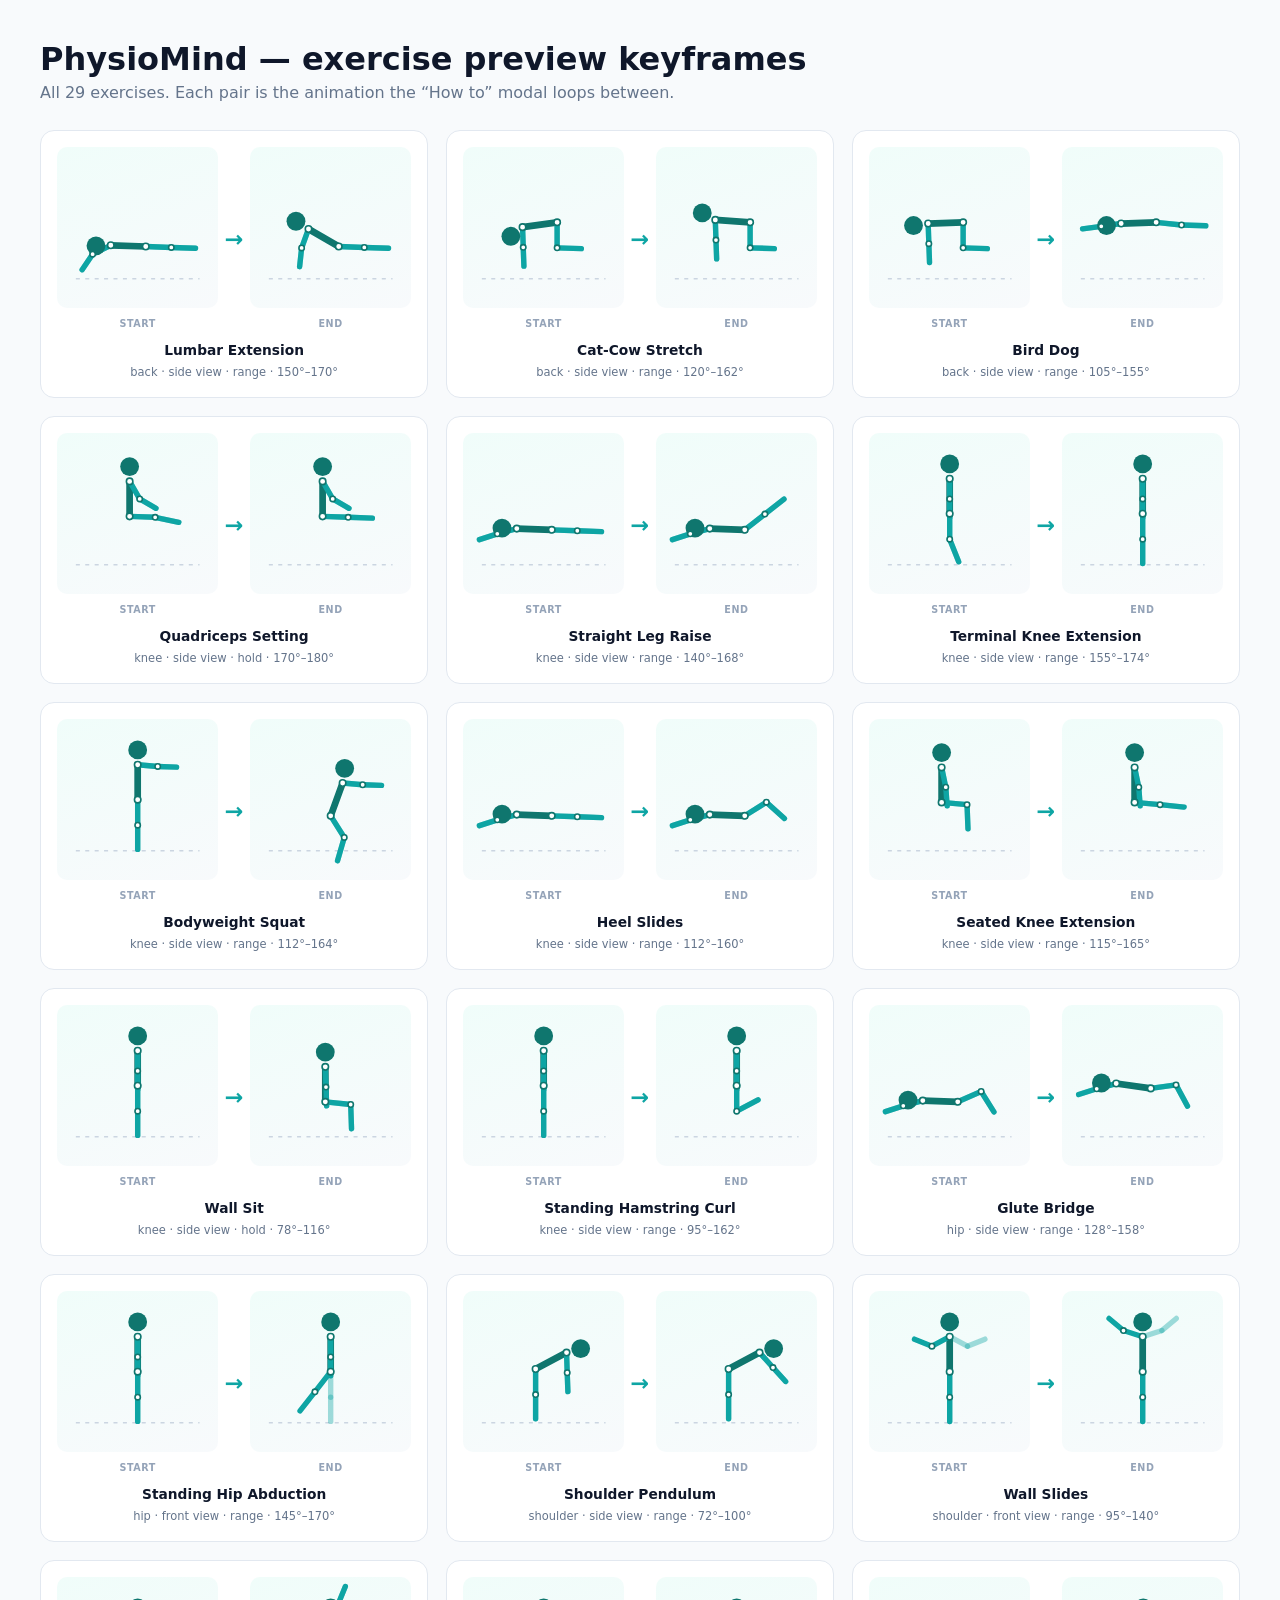
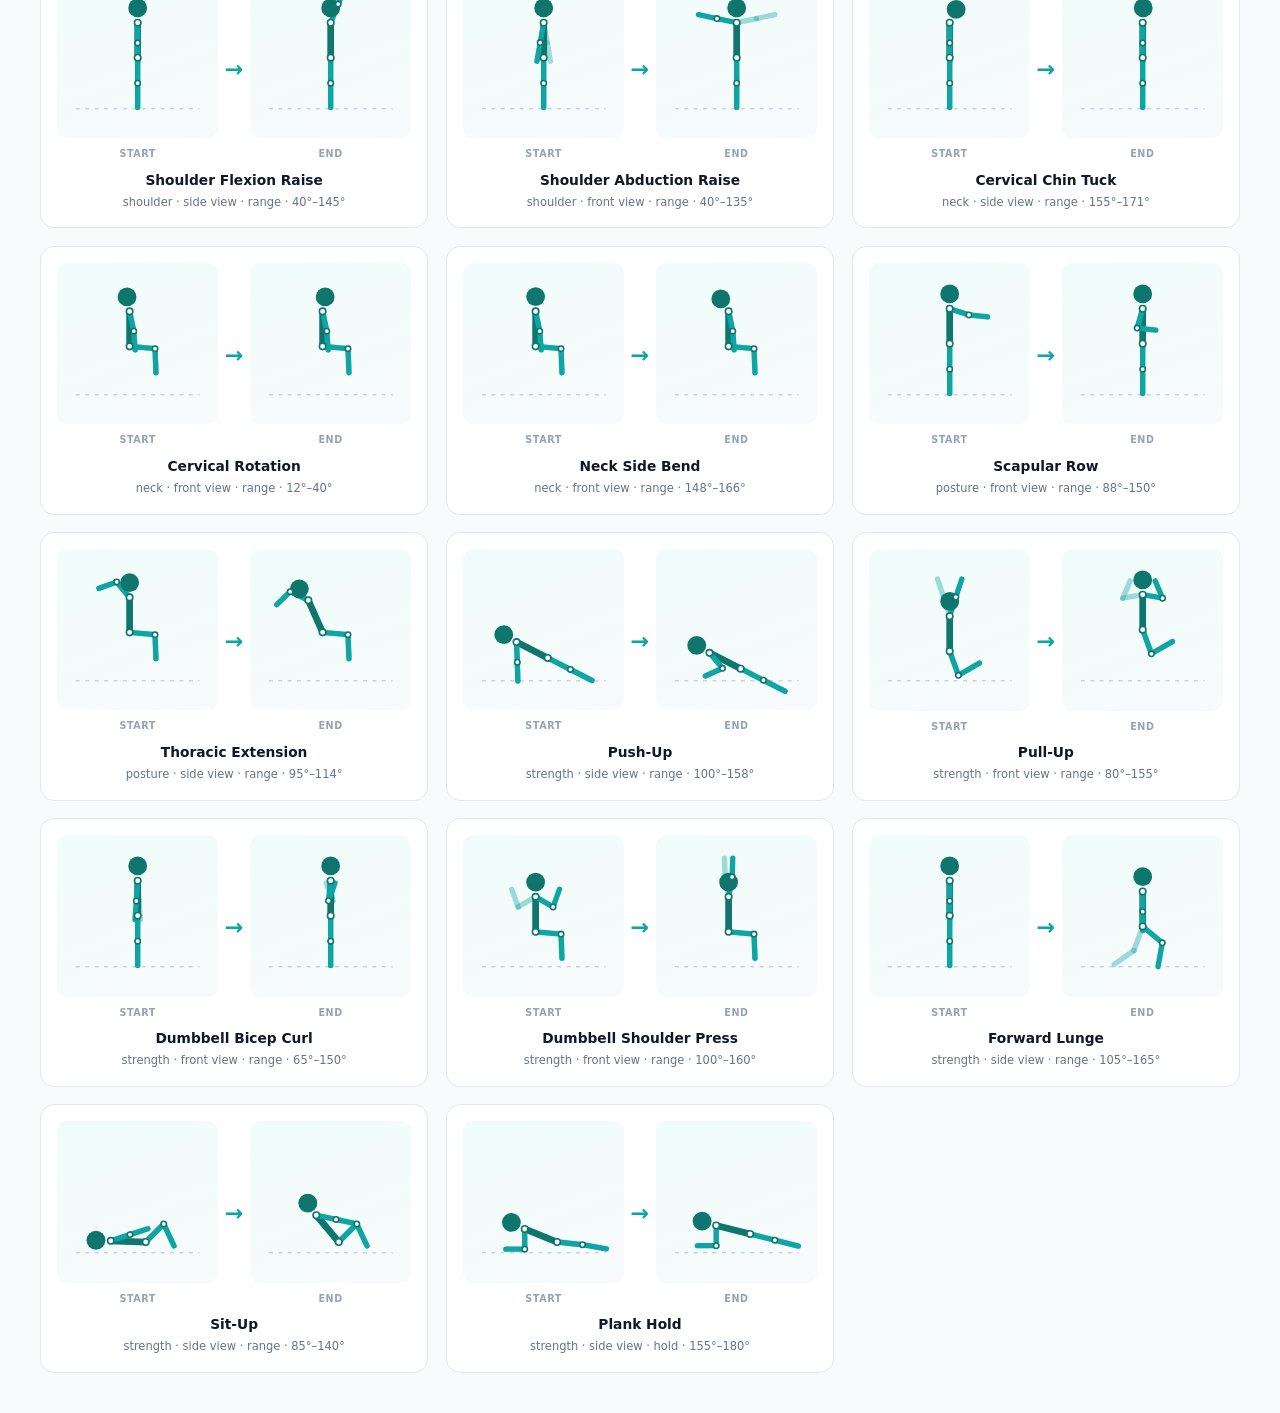
<file: exercise-previews.html>
<!doctype html><meta charset="utf-8"><title>Exercise previews</title>
<style>
 body{font-family:system-ui,sans-serif;background:#f8fafc;padding:2rem;color:#0f172a}
 h1{margin:0 0 .3rem} p.lede{color:#64748b;margin:0 0 1.75rem}
 .sheet{display:grid;grid-template-columns:repeat(auto-fill,minmax(310px,1fr));gap:1.1rem}
 .cell{background:#fff;border:1px solid #e2e8f0;border-radius:14px;padding:1rem;margin:0}
 .pair{display:flex;align-items:center;gap:.4rem}
 .pose{flex:1;text-align:center}
 .pose svg{width:100%;aspect-ratio:1;background:linear-gradient(160deg,#f0fdfa,#f8fafc);border-radius:10px}
 .pose span{font-size:.6rem;color:#94a3b8;font-weight:700;letter-spacing:.06em}
 .arrow{color:#0ea5a4;font-size:1.4rem;font-weight:800}
 figcaption{margin-top:.55rem;font-size:.86rem;text-align:center;line-height:1.5}
 figcaption small{color:#64748b}
</style>
<h1>PhysioMind &mdash; exercise preview keyframes</h1>
<p class="lede">All 29 exercises. Each pair is the animation the
&ldquo;How to&rdquo; modal loops between.</p>
<div class="sheet"><figure class="cell">
  <div class="pair">
    <div class="pose"><svg viewBox="-10 -6 120 112" xmlns="http://www.w3.org/2000/svg"><line x1="4" y1="88" x2="96" y2="88" stroke="#cbd5e1" stroke-width="1.2" stroke-dasharray="3 4"/><line x1="30.0" y1="63.1" x2="16.5" y2="69.7" stroke="#0ea5a4" stroke-width="4" stroke-linecap="round" opacity="0.38"/><line x1="16.5" y1="69.7" x2="8.7" y2="81.3" stroke="#0ea5a4" stroke-width="4" stroke-linecap="round" opacity="0.38"/><line x1="56.0" y1="64.0" x2="75.0" y2="64.7" stroke="#0ea5a4" stroke-width="4" stroke-linecap="round" opacity="0.38"/><line x1="75.0" y1="64.7" x2="93.0" y2="65.3" stroke="#0ea5a4" stroke-width="4" stroke-linecap="round" opacity="0.38"/><line x1="56.0" y1="64.0" x2="30.0" y2="63.1" stroke="#0f766e" stroke-width="5" stroke-linecap="round" opacity="1.0"/><line x1="30.0" y1="63.1" x2="16.5" y2="69.7" stroke="#0ea5a4" stroke-width="4" stroke-linecap="round" opacity="1.0"/><line x1="16.5" y1="69.7" x2="8.7" y2="81.3" stroke="#0ea5a4" stroke-width="4" stroke-linecap="round" opacity="1.0"/><line x1="56.0" y1="64.0" x2="75.0" y2="64.7" stroke="#0ea5a4" stroke-width="4" stroke-linecap="round" opacity="1.0"/><line x1="75.0" y1="64.7" x2="93.0" y2="65.3" stroke="#0ea5a4" stroke-width="4" stroke-linecap="round" opacity="1.0"/><circle cx="19.0" cy="63.5" r="7" fill="#0f766e"/><circle cx="30.0" cy="63.1" r="2.4" fill="#fff" stroke="#0f766e" stroke-width="1.2"/><circle cx="56.0" cy="64.0" r="2.4" fill="#fff" stroke="#0f766e" stroke-width="1.2"/><circle cx="16.5" cy="69.7" r="2" fill="#fff" stroke="#0f766e" stroke-width="1.2"/><circle cx="75.0" cy="64.7" r="2" fill="#fff" stroke="#0f766e" stroke-width="1.2"/></svg><span>START</span></div>
    <div class="arrow">&#8594;</div>
    <div class="pose"><svg viewBox="-10 -6 120 112" xmlns="http://www.w3.org/2000/svg"><line x1="4" y1="88" x2="96" y2="88" stroke="#cbd5e1" stroke-width="1.2" stroke-dasharray="3 4"/><line x1="33.5" y1="51.0" x2="28.4" y2="65.1" stroke="#0ea5a4" stroke-width="4" stroke-linecap="round" opacity="0.38"/><line x1="28.4" y1="65.1" x2="26.9" y2="79.0" stroke="#0ea5a4" stroke-width="4" stroke-linecap="round" opacity="0.38"/><line x1="56.0" y1="64.0" x2="75.0" y2="64.7" stroke="#0ea5a4" stroke-width="4" stroke-linecap="round" opacity="0.38"/><line x1="75.0" y1="64.7" x2="93.0" y2="65.3" stroke="#0ea5a4" stroke-width="4" stroke-linecap="round" opacity="0.38"/><line x1="56.0" y1="64.0" x2="33.5" y2="51.0" stroke="#0f766e" stroke-width="5" stroke-linecap="round" opacity="1.0"/><line x1="33.5" y1="51.0" x2="28.4" y2="65.1" stroke="#0ea5a4" stroke-width="4" stroke-linecap="round" opacity="1.0"/><line x1="28.4" y1="65.1" x2="26.9" y2="79.0" stroke="#0ea5a4" stroke-width="4" stroke-linecap="round" opacity="1.0"/><line x1="56.0" y1="64.0" x2="75.0" y2="64.7" stroke="#0ea5a4" stroke-width="4" stroke-linecap="round" opacity="1.0"/><line x1="75.0" y1="64.7" x2="93.0" y2="65.3" stroke="#0ea5a4" stroke-width="4" stroke-linecap="round" opacity="1.0"/><circle cx="24.2" cy="45.2" r="7" fill="#0f766e"/><circle cx="33.5" cy="51.0" r="2.4" fill="#fff" stroke="#0f766e" stroke-width="1.2"/><circle cx="56.0" cy="64.0" r="2.4" fill="#fff" stroke="#0f766e" stroke-width="1.2"/><circle cx="28.4" cy="65.1" r="2" fill="#fff" stroke="#0f766e" stroke-width="1.2"/><circle cx="75.0" cy="64.7" r="2" fill="#fff" stroke="#0f766e" stroke-width="1.2"/></svg><span>END</span></div>
  </div>
  <figcaption><b>Lumbar Extension</b><br>
  <small>back &middot; side view &middot;
  range &middot;
  150&deg;&ndash;170&deg;</small></figcaption>
</figure><figure class="cell">
  <div class="pair">
    <div class="pose"><svg viewBox="-10 -6 120 112" xmlns="http://www.w3.org/2000/svg"><line x1="4" y1="88" x2="96" y2="88" stroke="#cbd5e1" stroke-width="1.2" stroke-dasharray="3 4"/><line x1="34.3" y1="49.6" x2="34.8" y2="64.6" stroke="#0ea5a4" stroke-width="4" stroke-linecap="round" opacity="0.38"/><line x1="34.8" y1="64.6" x2="35.3" y2="78.6" stroke="#0ea5a4" stroke-width="4" stroke-linecap="round" opacity="0.38"/><line x1="60.0" y1="46.0" x2="60.0" y2="65.0" stroke="#0ea5a4" stroke-width="4" stroke-linecap="round" opacity="0.38"/><line x1="60.0" y1="65.0" x2="78.0" y2="65.6" stroke="#0ea5a4" stroke-width="4" stroke-linecap="round" opacity="0.38"/><line x1="60.0" y1="46.0" x2="34.3" y2="49.6" stroke="#0f766e" stroke-width="5" stroke-linecap="round" opacity="1.0"/><line x1="34.3" y1="49.6" x2="34.8" y2="64.6" stroke="#0ea5a4" stroke-width="4" stroke-linecap="round" opacity="1.0"/><line x1="34.8" y1="64.6" x2="35.3" y2="78.6" stroke="#0ea5a4" stroke-width="4" stroke-linecap="round" opacity="1.0"/><line x1="60.0" y1="46.0" x2="60.0" y2="65.0" stroke="#0ea5a4" stroke-width="4" stroke-linecap="round" opacity="1.0"/><line x1="60.0" y1="65.0" x2="78.0" y2="65.6" stroke="#0ea5a4" stroke-width="4" stroke-linecap="round" opacity="1.0"/><circle cx="25.6" cy="56.4" r="7" fill="#0f766e"/><circle cx="34.3" cy="49.6" r="2.4" fill="#fff" stroke="#0f766e" stroke-width="1.2"/><circle cx="60.0" cy="46.0" r="2.4" fill="#fff" stroke="#0f766e" stroke-width="1.2"/><circle cx="34.8" cy="64.6" r="2" fill="#fff" stroke="#0f766e" stroke-width="1.2"/><circle cx="60.0" cy="65.0" r="2" fill="#fff" stroke="#0f766e" stroke-width="1.2"/></svg><span>START</span></div>
    <div class="arrow">&#8594;</div>
    <div class="pose"><svg viewBox="-10 -6 120 112" xmlns="http://www.w3.org/2000/svg"><line x1="4" y1="88" x2="96" y2="88" stroke="#cbd5e1" stroke-width="1.2" stroke-dasharray="3 4"/><line x1="34.1" y1="44.2" x2="34.6" y2="59.2" stroke="#0ea5a4" stroke-width="4" stroke-linecap="round" opacity="0.38"/><line x1="34.6" y1="59.2" x2="35.1" y2="73.2" stroke="#0ea5a4" stroke-width="4" stroke-linecap="round" opacity="0.38"/><line x1="60.0" y1="46.0" x2="60.0" y2="65.0" stroke="#0ea5a4" stroke-width="4" stroke-linecap="round" opacity="0.38"/><line x1="60.0" y1="65.0" x2="78.0" y2="65.6" stroke="#0ea5a4" stroke-width="4" stroke-linecap="round" opacity="0.38"/><line x1="60.0" y1="46.0" x2="34.1" y2="44.2" stroke="#0f766e" stroke-width="5" stroke-linecap="round" opacity="1.0"/><line x1="34.1" y1="44.2" x2="34.6" y2="59.2" stroke="#0ea5a4" stroke-width="4" stroke-linecap="round" opacity="1.0"/><line x1="34.6" y1="59.2" x2="35.1" y2="73.2" stroke="#0ea5a4" stroke-width="4" stroke-linecap="round" opacity="1.0"/><line x1="60.0" y1="46.0" x2="60.0" y2="65.0" stroke="#0ea5a4" stroke-width="4" stroke-linecap="round" opacity="1.0"/><line x1="60.0" y1="65.0" x2="78.0" y2="65.6" stroke="#0ea5a4" stroke-width="4" stroke-linecap="round" opacity="1.0"/><circle cx="24.4" cy="39.0" r="7" fill="#0f766e"/><circle cx="34.1" cy="44.2" r="2.4" fill="#fff" stroke="#0f766e" stroke-width="1.2"/><circle cx="60.0" cy="46.0" r="2.4" fill="#fff" stroke="#0f766e" stroke-width="1.2"/><circle cx="34.6" cy="59.2" r="2" fill="#fff" stroke="#0f766e" stroke-width="1.2"/><circle cx="60.0" cy="65.0" r="2" fill="#fff" stroke="#0f766e" stroke-width="1.2"/></svg><span>END</span></div>
  </div>
  <figcaption><b>Cat-Cow Stretch</b><br>
  <small>back &middot; side view &middot;
  range &middot;
  120&deg;&ndash;162&deg;</small></figcaption>
</figure><figure class="cell">
  <div class="pair">
    <div class="pose"><svg viewBox="-10 -6 120 112" xmlns="http://www.w3.org/2000/svg"><line x1="4" y1="88" x2="96" y2="88" stroke="#cbd5e1" stroke-width="1.2" stroke-dasharray="3 4"/><line x1="34.0" y1="46.9" x2="34.5" y2="61.9" stroke="#0ea5a4" stroke-width="4" stroke-linecap="round" opacity="0.38"/><line x1="34.5" y1="61.9" x2="35.0" y2="75.9" stroke="#0ea5a4" stroke-width="4" stroke-linecap="round" opacity="0.38"/><line x1="60.0" y1="46.0" x2="60.0" y2="65.0" stroke="#0ea5a4" stroke-width="4" stroke-linecap="round" opacity="0.38"/><line x1="60.0" y1="65.0" x2="78.0" y2="65.6" stroke="#0ea5a4" stroke-width="4" stroke-linecap="round" opacity="0.38"/><line x1="60.0" y1="46.0" x2="34.0" y2="46.9" stroke="#0f766e" stroke-width="5" stroke-linecap="round" opacity="1.0"/><line x1="34.0" y1="46.9" x2="34.5" y2="61.9" stroke="#0ea5a4" stroke-width="4" stroke-linecap="round" opacity="1.0"/><line x1="34.5" y1="61.9" x2="35.0" y2="75.9" stroke="#0ea5a4" stroke-width="4" stroke-linecap="round" opacity="1.0"/><line x1="60.0" y1="46.0" x2="60.0" y2="65.0" stroke="#0ea5a4" stroke-width="4" stroke-linecap="round" opacity="1.0"/><line x1="60.0" y1="65.0" x2="78.0" y2="65.6" stroke="#0ea5a4" stroke-width="4" stroke-linecap="round" opacity="1.0"/><circle cx="23.1" cy="48.4" r="7" fill="#0f766e"/><circle cx="34.0" cy="46.9" r="2.4" fill="#fff" stroke="#0f766e" stroke-width="1.2"/><circle cx="60.0" cy="46.0" r="2.4" fill="#fff" stroke="#0f766e" stroke-width="1.2"/><circle cx="34.5" cy="61.9" r="2" fill="#fff" stroke="#0f766e" stroke-width="1.2"/><circle cx="60.0" cy="65.0" r="2" fill="#fff" stroke="#0f766e" stroke-width="1.2"/></svg><span>START</span></div>
    <div class="arrow">&#8594;</div>
    <div class="pose"><svg viewBox="-10 -6 120 112" xmlns="http://www.w3.org/2000/svg"><line x1="4" y1="88" x2="96" y2="88" stroke="#cbd5e1" stroke-width="1.2" stroke-dasharray="3 4"/><line x1="34.0" y1="46.9" x2="19.2" y2="49.0" stroke="#0ea5a4" stroke-width="4" stroke-linecap="round" opacity="0.38"/><line x1="19.2" y1="49.0" x2="5.3" y2="50.9" stroke="#0ea5a4" stroke-width="4" stroke-linecap="round" opacity="0.38"/><line x1="60.0" y1="46.0" x2="78.9" y2="48.0" stroke="#0ea5a4" stroke-width="4" stroke-linecap="round" opacity="0.38"/><line x1="78.9" y1="48.0" x2="96.9" y2="48.6" stroke="#0ea5a4" stroke-width="4" stroke-linecap="round" opacity="0.38"/><line x1="60.0" y1="46.0" x2="34.0" y2="46.9" stroke="#0f766e" stroke-width="5" stroke-linecap="round" opacity="1.0"/><line x1="34.0" y1="46.9" x2="19.2" y2="49.0" stroke="#0ea5a4" stroke-width="4" stroke-linecap="round" opacity="1.0"/><line x1="19.2" y1="49.0" x2="5.3" y2="50.9" stroke="#0ea5a4" stroke-width="4" stroke-linecap="round" opacity="1.0"/><line x1="60.0" y1="46.0" x2="78.9" y2="48.0" stroke="#0ea5a4" stroke-width="4" stroke-linecap="round" opacity="1.0"/><line x1="78.9" y1="48.0" x2="96.9" y2="48.6" stroke="#0ea5a4" stroke-width="4" stroke-linecap="round" opacity="1.0"/><circle cx="23.1" cy="48.4" r="7" fill="#0f766e"/><circle cx="34.0" cy="46.9" r="2.4" fill="#fff" stroke="#0f766e" stroke-width="1.2"/><circle cx="60.0" cy="46.0" r="2.4" fill="#fff" stroke="#0f766e" stroke-width="1.2"/><circle cx="19.2" cy="49.0" r="2" fill="#fff" stroke="#0f766e" stroke-width="1.2"/><circle cx="78.9" cy="48.0" r="2" fill="#fff" stroke="#0f766e" stroke-width="1.2"/></svg><span>END</span></div>
  </div>
  <figcaption><b>Bird Dog</b><br>
  <small>back &middot; side view &middot;
  range &middot;
  105&deg;&ndash;155&deg;</small></figcaption>
</figure><figure class="cell">
  <div class="pair">
    <div class="pose"><svg viewBox="-10 -6 120 112" xmlns="http://www.w3.org/2000/svg"><line x1="4" y1="88" x2="96" y2="88" stroke="#cbd5e1" stroke-width="1.2" stroke-dasharray="3 4"/><line x1="44.0" y1="26.0" x2="51.5" y2="39.0" stroke="#0ea5a4" stroke-width="4" stroke-linecap="round" opacity="0.38"/><line x1="51.5" y1="39.0" x2="63.6" y2="46.0" stroke="#0ea5a4" stroke-width="4" stroke-linecap="round" opacity="0.38"/><line x1="44.0" y1="52.0" x2="63.0" y2="52.7" stroke="#0ea5a4" stroke-width="4" stroke-linecap="round" opacity="0.38"/><line x1="63.0" y1="52.7" x2="80.6" y2="56.4" stroke="#0ea5a4" stroke-width="4" stroke-linecap="round" opacity="0.38"/><line x1="44.0" y1="52.0" x2="44.0" y2="26.0" stroke="#0f766e" stroke-width="5" stroke-linecap="round" opacity="1.0"/><line x1="44.0" y1="26.0" x2="51.5" y2="39.0" stroke="#0ea5a4" stroke-width="4" stroke-linecap="round" opacity="1.0"/><line x1="51.5" y1="39.0" x2="63.6" y2="46.0" stroke="#0ea5a4" stroke-width="4" stroke-linecap="round" opacity="1.0"/><line x1="44.0" y1="52.0" x2="63.0" y2="52.7" stroke="#0ea5a4" stroke-width="4" stroke-linecap="round" opacity="1.0"/><line x1="63.0" y1="52.7" x2="80.6" y2="56.4" stroke="#0ea5a4" stroke-width="4" stroke-linecap="round" opacity="1.0"/><circle cx="44.0" cy="15.0" r="7" fill="#0f766e"/><circle cx="44.0" cy="26.0" r="2.4" fill="#fff" stroke="#0f766e" stroke-width="1.2"/><circle cx="44.0" cy="52.0" r="2.4" fill="#fff" stroke="#0f766e" stroke-width="1.2"/><circle cx="51.5" cy="39.0" r="2" fill="#fff" stroke="#0f766e" stroke-width="1.2"/><circle cx="63.0" cy="52.7" r="2" fill="#fff" stroke="#0f766e" stroke-width="1.2"/></svg><span>START</span></div>
    <div class="arrow">&#8594;</div>
    <div class="pose"><svg viewBox="-10 -6 120 112" xmlns="http://www.w3.org/2000/svg"><line x1="4" y1="88" x2="96" y2="88" stroke="#cbd5e1" stroke-width="1.2" stroke-dasharray="3 4"/><line x1="44.0" y1="26.0" x2="51.5" y2="39.0" stroke="#0ea5a4" stroke-width="4" stroke-linecap="round" opacity="0.38"/><line x1="51.5" y1="39.0" x2="63.6" y2="46.0" stroke="#0ea5a4" stroke-width="4" stroke-linecap="round" opacity="0.38"/><line x1="44.0" y1="52.0" x2="63.0" y2="52.7" stroke="#0ea5a4" stroke-width="4" stroke-linecap="round" opacity="0.38"/><line x1="63.0" y1="52.7" x2="81.0" y2="53.3" stroke="#0ea5a4" stroke-width="4" stroke-linecap="round" opacity="0.38"/><line x1="44.0" y1="52.0" x2="44.0" y2="26.0" stroke="#0f766e" stroke-width="5" stroke-linecap="round" opacity="1.0"/><line x1="44.0" y1="26.0" x2="51.5" y2="39.0" stroke="#0ea5a4" stroke-width="4" stroke-linecap="round" opacity="1.0"/><line x1="51.5" y1="39.0" x2="63.6" y2="46.0" stroke="#0ea5a4" stroke-width="4" stroke-linecap="round" opacity="1.0"/><line x1="44.0" y1="52.0" x2="63.0" y2="52.7" stroke="#0ea5a4" stroke-width="4" stroke-linecap="round" opacity="1.0"/><line x1="63.0" y1="52.7" x2="81.0" y2="53.3" stroke="#0ea5a4" stroke-width="4" stroke-linecap="round" opacity="1.0"/><circle cx="44.0" cy="15.0" r="7" fill="#0f766e"/><circle cx="44.0" cy="26.0" r="2.4" fill="#fff" stroke="#0f766e" stroke-width="1.2"/><circle cx="44.0" cy="52.0" r="2.4" fill="#fff" stroke="#0f766e" stroke-width="1.2"/><circle cx="51.5" cy="39.0" r="2" fill="#fff" stroke="#0f766e" stroke-width="1.2"/><circle cx="63.0" cy="52.7" r="2" fill="#fff" stroke="#0f766e" stroke-width="1.2"/></svg><span>END</span></div>
  </div>
  <figcaption><b>Quadriceps Setting</b><br>
  <small>knee &middot; side view &middot;
  hold &middot;
  170&deg;&ndash;180&deg;</small></figcaption>
</figure><figure class="cell">
  <div class="pair">
    <div class="pose"><svg viewBox="-10 -6 120 112" xmlns="http://www.w3.org/2000/svg"><line x1="4" y1="88" x2="96" y2="88" stroke="#cbd5e1" stroke-width="1.2" stroke-dasharray="3 4"/><line x1="30.0" y1="61.1" x2="15.5" y2="65.0" stroke="#0ea5a4" stroke-width="4" stroke-linecap="round" opacity="0.38"/><line x1="15.5" y1="65.0" x2="2.2" y2="69.3" stroke="#0ea5a4" stroke-width="4" stroke-linecap="round" opacity="0.38"/><line x1="56.0" y1="62.0" x2="75.0" y2="62.7" stroke="#0ea5a4" stroke-width="4" stroke-linecap="round" opacity="0.38"/><line x1="75.0" y1="62.7" x2="93.0" y2="63.3" stroke="#0ea5a4" stroke-width="4" stroke-linecap="round" opacity="0.38"/><line x1="56.0" y1="62.0" x2="30.0" y2="61.1" stroke="#0f766e" stroke-width="5" stroke-linecap="round" opacity="1.0"/><line x1="30.0" y1="61.1" x2="15.5" y2="65.0" stroke="#0ea5a4" stroke-width="4" stroke-linecap="round" opacity="1.0"/><line x1="15.5" y1="65.0" x2="2.2" y2="69.3" stroke="#0ea5a4" stroke-width="4" stroke-linecap="round" opacity="1.0"/><line x1="56.0" y1="62.0" x2="75.0" y2="62.7" stroke="#0ea5a4" stroke-width="4" stroke-linecap="round" opacity="1.0"/><line x1="75.0" y1="62.7" x2="93.0" y2="63.3" stroke="#0ea5a4" stroke-width="4" stroke-linecap="round" opacity="1.0"/><circle cx="19.0" cy="60.7" r="7" fill="#0f766e"/><circle cx="30.0" cy="61.1" r="2.4" fill="#fff" stroke="#0f766e" stroke-width="1.2"/><circle cx="56.0" cy="62.0" r="2.4" fill="#fff" stroke="#0f766e" stroke-width="1.2"/><circle cx="15.5" cy="65.0" r="2" fill="#fff" stroke="#0f766e" stroke-width="1.2"/><circle cx="75.0" cy="62.7" r="2" fill="#fff" stroke="#0f766e" stroke-width="1.2"/></svg><span>START</span></div>
    <div class="arrow">&#8594;</div>
    <div class="pose"><svg viewBox="-10 -6 120 112" xmlns="http://www.w3.org/2000/svg"><line x1="4" y1="88" x2="96" y2="88" stroke="#cbd5e1" stroke-width="1.2" stroke-dasharray="3 4"/><line x1="30.0" y1="61.1" x2="15.5" y2="65.0" stroke="#0ea5a4" stroke-width="4" stroke-linecap="round" opacity="0.38"/><line x1="15.5" y1="65.0" x2="2.2" y2="69.3" stroke="#0ea5a4" stroke-width="4" stroke-linecap="round" opacity="0.38"/><line x1="56.0" y1="62.0" x2="71.0" y2="50.3" stroke="#0ea5a4" stroke-width="4" stroke-linecap="round" opacity="0.38"/><line x1="71.0" y1="50.3" x2="85.2" y2="39.2" stroke="#0ea5a4" stroke-width="4" stroke-linecap="round" opacity="0.38"/><line x1="56.0" y1="62.0" x2="30.0" y2="61.1" stroke="#0f766e" stroke-width="5" stroke-linecap="round" opacity="1.0"/><line x1="30.0" y1="61.1" x2="15.5" y2="65.0" stroke="#0ea5a4" stroke-width="4" stroke-linecap="round" opacity="1.0"/><line x1="15.5" y1="65.0" x2="2.2" y2="69.3" stroke="#0ea5a4" stroke-width="4" stroke-linecap="round" opacity="1.0"/><line x1="56.0" y1="62.0" x2="71.0" y2="50.3" stroke="#0ea5a4" stroke-width="4" stroke-linecap="round" opacity="1.0"/><line x1="71.0" y1="50.3" x2="85.2" y2="39.2" stroke="#0ea5a4" stroke-width="4" stroke-linecap="round" opacity="1.0"/><circle cx="19.0" cy="60.7" r="7" fill="#0f766e"/><circle cx="30.0" cy="61.1" r="2.4" fill="#fff" stroke="#0f766e" stroke-width="1.2"/><circle cx="56.0" cy="62.0" r="2.4" fill="#fff" stroke="#0f766e" stroke-width="1.2"/><circle cx="15.5" cy="65.0" r="2" fill="#fff" stroke="#0f766e" stroke-width="1.2"/><circle cx="71.0" cy="50.3" r="2" fill="#fff" stroke="#0f766e" stroke-width="1.2"/></svg><span>END</span></div>
  </div>
  <figcaption><b>Straight Leg Raise</b><br>
  <small>knee &middot; side view &middot;
  range &middot;
  140&deg;&ndash;168&deg;</small></figcaption>
</figure><figure class="cell">
  <div class="pair">
    <div class="pose"><svg viewBox="-10 -6 120 112" xmlns="http://www.w3.org/2000/svg"><line x1="4" y1="88" x2="96" y2="88" stroke="#cbd5e1" stroke-width="1.2" stroke-dasharray="3 4"/><line x1="50.0" y1="24.0" x2="50.0" y2="39.0" stroke="#0ea5a4" stroke-width="4" stroke-linecap="round" opacity="0.38"/><line x1="50.0" y1="39.0" x2="50.0" y2="53.0" stroke="#0ea5a4" stroke-width="4" stroke-linecap="round" opacity="0.38"/><line x1="50.0" y1="50.0" x2="50.0" y2="69.0" stroke="#0ea5a4" stroke-width="4" stroke-linecap="round" opacity="0.38"/><line x1="50.0" y1="69.0" x2="56.7" y2="85.7" stroke="#0ea5a4" stroke-width="4" stroke-linecap="round" opacity="0.38"/><line x1="50.0" y1="50.0" x2="50.0" y2="24.0" stroke="#0f766e" stroke-width="5" stroke-linecap="round" opacity="1.0"/><line x1="50.0" y1="24.0" x2="50.0" y2="39.0" stroke="#0ea5a4" stroke-width="4" stroke-linecap="round" opacity="1.0"/><line x1="50.0" y1="39.0" x2="50.0" y2="53.0" stroke="#0ea5a4" stroke-width="4" stroke-linecap="round" opacity="1.0"/><line x1="50.0" y1="50.0" x2="50.0" y2="69.0" stroke="#0ea5a4" stroke-width="4" stroke-linecap="round" opacity="1.0"/><line x1="50.0" y1="69.0" x2="56.7" y2="85.7" stroke="#0ea5a4" stroke-width="4" stroke-linecap="round" opacity="1.0"/><circle cx="50.0" cy="13.0" r="7" fill="#0f766e"/><circle cx="50.0" cy="24.0" r="2.4" fill="#fff" stroke="#0f766e" stroke-width="1.2"/><circle cx="50.0" cy="50.0" r="2.4" fill="#fff" stroke="#0f766e" stroke-width="1.2"/><circle cx="50.0" cy="39.0" r="2" fill="#fff" stroke="#0f766e" stroke-width="1.2"/><circle cx="50.0" cy="69.0" r="2" fill="#fff" stroke="#0f766e" stroke-width="1.2"/></svg><span>START</span></div>
    <div class="arrow">&#8594;</div>
    <div class="pose"><svg viewBox="-10 -6 120 112" xmlns="http://www.w3.org/2000/svg"><line x1="4" y1="88" x2="96" y2="88" stroke="#cbd5e1" stroke-width="1.2" stroke-dasharray="3 4"/><line x1="50.0" y1="24.0" x2="50.0" y2="39.0" stroke="#0ea5a4" stroke-width="4" stroke-linecap="round" opacity="0.38"/><line x1="50.0" y1="39.0" x2="50.0" y2="53.0" stroke="#0ea5a4" stroke-width="4" stroke-linecap="round" opacity="0.38"/><line x1="50.0" y1="50.0" x2="50.0" y2="69.0" stroke="#0ea5a4" stroke-width="4" stroke-linecap="round" opacity="0.38"/><line x1="50.0" y1="69.0" x2="50.0" y2="87.0" stroke="#0ea5a4" stroke-width="4" stroke-linecap="round" opacity="0.38"/><line x1="50.0" y1="50.0" x2="50.0" y2="24.0" stroke="#0f766e" stroke-width="5" stroke-linecap="round" opacity="1.0"/><line x1="50.0" y1="24.0" x2="50.0" y2="39.0" stroke="#0ea5a4" stroke-width="4" stroke-linecap="round" opacity="1.0"/><line x1="50.0" y1="39.0" x2="50.0" y2="53.0" stroke="#0ea5a4" stroke-width="4" stroke-linecap="round" opacity="1.0"/><line x1="50.0" y1="50.0" x2="50.0" y2="69.0" stroke="#0ea5a4" stroke-width="4" stroke-linecap="round" opacity="1.0"/><line x1="50.0" y1="69.0" x2="50.0" y2="87.0" stroke="#0ea5a4" stroke-width="4" stroke-linecap="round" opacity="1.0"/><circle cx="50.0" cy="13.0" r="7" fill="#0f766e"/><circle cx="50.0" cy="24.0" r="2.4" fill="#fff" stroke="#0f766e" stroke-width="1.2"/><circle cx="50.0" cy="50.0" r="2.4" fill="#fff" stroke="#0f766e" stroke-width="1.2"/><circle cx="50.0" cy="39.0" r="2" fill="#fff" stroke="#0f766e" stroke-width="1.2"/><circle cx="50.0" cy="69.0" r="2" fill="#fff" stroke="#0f766e" stroke-width="1.2"/></svg><span>END</span></div>
  </div>
  <figcaption><b>Terminal Knee Extension</b><br>
  <small>knee &middot; side view &middot;
  range &middot;
  155&deg;&ndash;174&deg;</small></figcaption>
</figure><figure class="cell">
  <div class="pair">
    <div class="pose"><svg viewBox="-10 -6 120 112" xmlns="http://www.w3.org/2000/svg"><line x1="4" y1="88" x2="96" y2="88" stroke="#cbd5e1" stroke-width="1.2" stroke-dasharray="3 4"/><line x1="50.0" y1="24.0" x2="64.9" y2="25.3" stroke="#0ea5a4" stroke-width="4" stroke-linecap="round" opacity="0.38"/><line x1="64.9" y1="25.3" x2="78.9" y2="25.8" stroke="#0ea5a4" stroke-width="4" stroke-linecap="round" opacity="0.38"/><line x1="50.0" y1="50.0" x2="50.0" y2="69.0" stroke="#0ea5a4" stroke-width="4" stroke-linecap="round" opacity="0.38"/><line x1="50.0" y1="69.0" x2="50.0" y2="87.0" stroke="#0ea5a4" stroke-width="4" stroke-linecap="round" opacity="0.38"/><line x1="50.0" y1="50.0" x2="50.0" y2="24.0" stroke="#0f766e" stroke-width="5" stroke-linecap="round" opacity="1.0"/><line x1="50.0" y1="24.0" x2="64.9" y2="25.3" stroke="#0ea5a4" stroke-width="4" stroke-linecap="round" opacity="1.0"/><line x1="64.9" y1="25.3" x2="78.9" y2="25.8" stroke="#0ea5a4" stroke-width="4" stroke-linecap="round" opacity="1.0"/><line x1="50.0" y1="50.0" x2="50.0" y2="69.0" stroke="#0ea5a4" stroke-width="4" stroke-linecap="round" opacity="1.0"/><line x1="50.0" y1="69.0" x2="50.0" y2="87.0" stroke="#0ea5a4" stroke-width="4" stroke-linecap="round" opacity="1.0"/><circle cx="50.0" cy="13.0" r="7" fill="#0f766e"/><circle cx="50.0" cy="24.0" r="2.4" fill="#fff" stroke="#0f766e" stroke-width="1.2"/><circle cx="50.0" cy="50.0" r="2.4" fill="#fff" stroke="#0f766e" stroke-width="1.2"/><circle cx="64.9" cy="25.3" r="2" fill="#fff" stroke="#0f766e" stroke-width="1.2"/><circle cx="50.0" cy="69.0" r="2" fill="#fff" stroke="#0f766e" stroke-width="1.2"/></svg><span>START</span></div>
    <div class="arrow">&#8594;</div>
    <div class="pose"><svg viewBox="-10 -6 120 112" xmlns="http://www.w3.org/2000/svg"><line x1="4" y1="88" x2="96" y2="88" stroke="#cbd5e1" stroke-width="1.2" stroke-dasharray="3 4"/><line x1="58.9" y1="37.6" x2="73.8" y2="38.9" stroke="#0ea5a4" stroke-width="4" stroke-linecap="round" opacity="0.38"/><line x1="73.8" y1="38.9" x2="87.8" y2="39.4" stroke="#0ea5a4" stroke-width="4" stroke-linecap="round" opacity="0.38"/><line x1="50.0" y1="62.0" x2="60.1" y2="78.1" stroke="#0ea5a4" stroke-width="4" stroke-linecap="round" opacity="0.38"/><line x1="60.1" y1="78.1" x2="55.1" y2="95.4" stroke="#0ea5a4" stroke-width="4" stroke-linecap="round" opacity="0.38"/><line x1="50.0" y1="62.0" x2="58.9" y2="37.6" stroke="#0f766e" stroke-width="5" stroke-linecap="round" opacity="1.0"/><line x1="58.9" y1="37.6" x2="73.8" y2="38.9" stroke="#0ea5a4" stroke-width="4" stroke-linecap="round" opacity="1.0"/><line x1="73.8" y1="38.9" x2="87.8" y2="39.4" stroke="#0ea5a4" stroke-width="4" stroke-linecap="round" opacity="1.0"/><line x1="50.0" y1="62.0" x2="60.1" y2="78.1" stroke="#0ea5a4" stroke-width="4" stroke-linecap="round" opacity="1.0"/><line x1="60.1" y1="78.1" x2="55.1" y2="95.4" stroke="#0ea5a4" stroke-width="4" stroke-linecap="round" opacity="1.0"/><circle cx="60.4" cy="26.7" r="7" fill="#0f766e"/><circle cx="58.9" cy="37.6" r="2.4" fill="#fff" stroke="#0f766e" stroke-width="1.2"/><circle cx="50.0" cy="62.0" r="2.4" fill="#fff" stroke="#0f766e" stroke-width="1.2"/><circle cx="73.8" cy="38.9" r="2" fill="#fff" stroke="#0f766e" stroke-width="1.2"/><circle cx="60.1" cy="78.1" r="2" fill="#fff" stroke="#0f766e" stroke-width="1.2"/></svg><span>END</span></div>
  </div>
  <figcaption><b>Bodyweight Squat</b><br>
  <small>knee &middot; side view &middot;
  range &middot;
  112&deg;&ndash;164&deg;</small></figcaption>
</figure><figure class="cell">
  <div class="pair">
    <div class="pose"><svg viewBox="-10 -6 120 112" xmlns="http://www.w3.org/2000/svg"><line x1="4" y1="88" x2="96" y2="88" stroke="#cbd5e1" stroke-width="1.2" stroke-dasharray="3 4"/><line x1="30.0" y1="61.1" x2="15.5" y2="65.0" stroke="#0ea5a4" stroke-width="4" stroke-linecap="round" opacity="0.38"/><line x1="15.5" y1="65.0" x2="2.2" y2="69.3" stroke="#0ea5a4" stroke-width="4" stroke-linecap="round" opacity="0.38"/><line x1="56.0" y1="62.0" x2="75.0" y2="62.7" stroke="#0ea5a4" stroke-width="4" stroke-linecap="round" opacity="0.38"/><line x1="75.0" y1="62.7" x2="93.0" y2="63.3" stroke="#0ea5a4" stroke-width="4" stroke-linecap="round" opacity="0.38"/><line x1="56.0" y1="62.0" x2="30.0" y2="61.1" stroke="#0f766e" stroke-width="5" stroke-linecap="round" opacity="1.0"/><line x1="30.0" y1="61.1" x2="15.5" y2="65.0" stroke="#0ea5a4" stroke-width="4" stroke-linecap="round" opacity="1.0"/><line x1="15.5" y1="65.0" x2="2.2" y2="69.3" stroke="#0ea5a4" stroke-width="4" stroke-linecap="round" opacity="1.0"/><line x1="56.0" y1="62.0" x2="75.0" y2="62.7" stroke="#0ea5a4" stroke-width="4" stroke-linecap="round" opacity="1.0"/><line x1="75.0" y1="62.7" x2="93.0" y2="63.3" stroke="#0ea5a4" stroke-width="4" stroke-linecap="round" opacity="1.0"/><circle cx="19.0" cy="60.7" r="7" fill="#0f766e"/><circle cx="30.0" cy="61.1" r="2.4" fill="#fff" stroke="#0f766e" stroke-width="1.2"/><circle cx="56.0" cy="62.0" r="2.4" fill="#fff" stroke="#0f766e" stroke-width="1.2"/><circle cx="15.5" cy="65.0" r="2" fill="#fff" stroke="#0f766e" stroke-width="1.2"/><circle cx="75.0" cy="62.7" r="2" fill="#fff" stroke="#0f766e" stroke-width="1.2"/></svg><span>START</span></div>
    <div class="arrow">&#8594;</div>
    <div class="pose"><svg viewBox="-10 -6 120 112" xmlns="http://www.w3.org/2000/svg"><line x1="4" y1="88" x2="96" y2="88" stroke="#cbd5e1" stroke-width="1.2" stroke-dasharray="3 4"/><line x1="30.0" y1="61.1" x2="15.5" y2="65.0" stroke="#0ea5a4" stroke-width="4" stroke-linecap="round" opacity="0.38"/><line x1="15.5" y1="65.0" x2="2.2" y2="69.3" stroke="#0ea5a4" stroke-width="4" stroke-linecap="round" opacity="0.38"/><line x1="56.0" y1="62.0" x2="72.1" y2="51.9" stroke="#0ea5a4" stroke-width="4" stroke-linecap="round" opacity="0.38"/><line x1="72.1" y1="51.9" x2="85.5" y2="64.0" stroke="#0ea5a4" stroke-width="4" stroke-linecap="round" opacity="0.38"/><line x1="56.0" y1="62.0" x2="30.0" y2="61.1" stroke="#0f766e" stroke-width="5" stroke-linecap="round" opacity="1.0"/><line x1="30.0" y1="61.1" x2="15.5" y2="65.0" stroke="#0ea5a4" stroke-width="4" stroke-linecap="round" opacity="1.0"/><line x1="15.5" y1="65.0" x2="2.2" y2="69.3" stroke="#0ea5a4" stroke-width="4" stroke-linecap="round" opacity="1.0"/><line x1="56.0" y1="62.0" x2="72.1" y2="51.9" stroke="#0ea5a4" stroke-width="4" stroke-linecap="round" opacity="1.0"/><line x1="72.1" y1="51.9" x2="85.5" y2="64.0" stroke="#0ea5a4" stroke-width="4" stroke-linecap="round" opacity="1.0"/><circle cx="19.0" cy="60.7" r="7" fill="#0f766e"/><circle cx="30.0" cy="61.1" r="2.4" fill="#fff" stroke="#0f766e" stroke-width="1.2"/><circle cx="56.0" cy="62.0" r="2.4" fill="#fff" stroke="#0f766e" stroke-width="1.2"/><circle cx="15.5" cy="65.0" r="2" fill="#fff" stroke="#0f766e" stroke-width="1.2"/><circle cx="72.1" cy="51.9" r="2" fill="#fff" stroke="#0f766e" stroke-width="1.2"/></svg><span>END</span></div>
  </div>
  <figcaption><b>Heel Slides</b><br>
  <small>knee &middot; side view &middot;
  range &middot;
  112&deg;&ndash;160&deg;</small></figcaption>
</figure><figure class="cell">
  <div class="pair">
    <div class="pose"><svg viewBox="-10 -6 120 112" xmlns="http://www.w3.org/2000/svg"><line x1="4" y1="88" x2="96" y2="88" stroke="#cbd5e1" stroke-width="1.2" stroke-dasharray="3 4"/><line x1="44.0" y1="26.0" x2="47.1" y2="40.7" stroke="#0ea5a4" stroke-width="4" stroke-linecap="round" opacity="0.38"/><line x1="47.1" y1="40.7" x2="48.1" y2="54.6" stroke="#0ea5a4" stroke-width="4" stroke-linecap="round" opacity="0.38"/><line x1="44.0" y1="52.0" x2="62.9" y2="53.7" stroke="#0ea5a4" stroke-width="4" stroke-linecap="round" opacity="0.38"/><line x1="62.9" y1="53.7" x2="63.6" y2="71.6" stroke="#0ea5a4" stroke-width="4" stroke-linecap="round" opacity="0.38"/><line x1="44.0" y1="52.0" x2="44.0" y2="26.0" stroke="#0f766e" stroke-width="5" stroke-linecap="round" opacity="1.0"/><line x1="44.0" y1="26.0" x2="47.1" y2="40.7" stroke="#0ea5a4" stroke-width="4" stroke-linecap="round" opacity="1.0"/><line x1="47.1" y1="40.7" x2="48.1" y2="54.6" stroke="#0ea5a4" stroke-width="4" stroke-linecap="round" opacity="1.0"/><line x1="44.0" y1="52.0" x2="62.9" y2="53.7" stroke="#0ea5a4" stroke-width="4" stroke-linecap="round" opacity="1.0"/><line x1="62.9" y1="53.7" x2="63.6" y2="71.6" stroke="#0ea5a4" stroke-width="4" stroke-linecap="round" opacity="1.0"/><circle cx="44.0" cy="15.0" r="7" fill="#0f766e"/><circle cx="44.0" cy="26.0" r="2.4" fill="#fff" stroke="#0f766e" stroke-width="1.2"/><circle cx="44.0" cy="52.0" r="2.4" fill="#fff" stroke="#0f766e" stroke-width="1.2"/><circle cx="47.1" cy="40.7" r="2" fill="#fff" stroke="#0f766e" stroke-width="1.2"/><circle cx="62.9" cy="53.7" r="2" fill="#fff" stroke="#0f766e" stroke-width="1.2"/></svg><span>START</span></div>
    <div class="arrow">&#8594;</div>
    <div class="pose"><svg viewBox="-10 -6 120 112" xmlns="http://www.w3.org/2000/svg"><line x1="4" y1="88" x2="96" y2="88" stroke="#cbd5e1" stroke-width="1.2" stroke-dasharray="3 4"/><line x1="44.0" y1="26.0" x2="47.1" y2="40.7" stroke="#0ea5a4" stroke-width="4" stroke-linecap="round" opacity="0.38"/><line x1="47.1" y1="40.7" x2="48.1" y2="54.6" stroke="#0ea5a4" stroke-width="4" stroke-linecap="round" opacity="0.38"/><line x1="44.0" y1="52.0" x2="62.9" y2="53.7" stroke="#0ea5a4" stroke-width="4" stroke-linecap="round" opacity="0.38"/><line x1="62.9" y1="53.7" x2="80.8" y2="55.5" stroke="#0ea5a4" stroke-width="4" stroke-linecap="round" opacity="0.38"/><line x1="44.0" y1="52.0" x2="44.0" y2="26.0" stroke="#0f766e" stroke-width="5" stroke-linecap="round" opacity="1.0"/><line x1="44.0" y1="26.0" x2="47.1" y2="40.7" stroke="#0ea5a4" stroke-width="4" stroke-linecap="round" opacity="1.0"/><line x1="47.1" y1="40.7" x2="48.1" y2="54.6" stroke="#0ea5a4" stroke-width="4" stroke-linecap="round" opacity="1.0"/><line x1="44.0" y1="52.0" x2="62.9" y2="53.7" stroke="#0ea5a4" stroke-width="4" stroke-linecap="round" opacity="1.0"/><line x1="62.9" y1="53.7" x2="80.8" y2="55.5" stroke="#0ea5a4" stroke-width="4" stroke-linecap="round" opacity="1.0"/><circle cx="44.0" cy="15.0" r="7" fill="#0f766e"/><circle cx="44.0" cy="26.0" r="2.4" fill="#fff" stroke="#0f766e" stroke-width="1.2"/><circle cx="44.0" cy="52.0" r="2.4" fill="#fff" stroke="#0f766e" stroke-width="1.2"/><circle cx="47.1" cy="40.7" r="2" fill="#fff" stroke="#0f766e" stroke-width="1.2"/><circle cx="62.9" cy="53.7" r="2" fill="#fff" stroke="#0f766e" stroke-width="1.2"/></svg><span>END</span></div>
  </div>
  <figcaption><b>Seated Knee Extension</b><br>
  <small>knee &middot; side view &middot;
  range &middot;
  115&deg;&ndash;165&deg;</small></figcaption>
</figure><figure class="cell">
  <div class="pair">
    <div class="pose"><svg viewBox="-10 -6 120 112" xmlns="http://www.w3.org/2000/svg"><line x1="4" y1="88" x2="96" y2="88" stroke="#cbd5e1" stroke-width="1.2" stroke-dasharray="3 4"/><line x1="50.0" y1="24.0" x2="50.0" y2="39.0" stroke="#0ea5a4" stroke-width="4" stroke-linecap="round" opacity="0.38"/><line x1="50.0" y1="39.0" x2="50.0" y2="53.0" stroke="#0ea5a4" stroke-width="4" stroke-linecap="round" opacity="0.38"/><line x1="50.0" y1="50.0" x2="50.0" y2="69.0" stroke="#0ea5a4" stroke-width="4" stroke-linecap="round" opacity="0.38"/><line x1="50.0" y1="69.0" x2="50.0" y2="87.0" stroke="#0ea5a4" stroke-width="4" stroke-linecap="round" opacity="0.38"/><line x1="50.0" y1="50.0" x2="50.0" y2="24.0" stroke="#0f766e" stroke-width="5" stroke-linecap="round" opacity="1.0"/><line x1="50.0" y1="24.0" x2="50.0" y2="39.0" stroke="#0ea5a4" stroke-width="4" stroke-linecap="round" opacity="1.0"/><line x1="50.0" y1="39.0" x2="50.0" y2="53.0" stroke="#0ea5a4" stroke-width="4" stroke-linecap="round" opacity="1.0"/><line x1="50.0" y1="50.0" x2="50.0" y2="69.0" stroke="#0ea5a4" stroke-width="4" stroke-linecap="round" opacity="1.0"/><line x1="50.0" y1="69.0" x2="50.0" y2="87.0" stroke="#0ea5a4" stroke-width="4" stroke-linecap="round" opacity="1.0"/><circle cx="50.0" cy="13.0" r="7" fill="#0f766e"/><circle cx="50.0" cy="24.0" r="2.4" fill="#fff" stroke="#0f766e" stroke-width="1.2"/><circle cx="50.0" cy="50.0" r="2.4" fill="#fff" stroke="#0f766e" stroke-width="1.2"/><circle cx="50.0" cy="39.0" r="2" fill="#fff" stroke="#0f766e" stroke-width="1.2"/><circle cx="50.0" cy="69.0" r="2" fill="#fff" stroke="#0f766e" stroke-width="1.2"/></svg><span>START</span></div>
    <div class="arrow">&#8594;</div>
    <div class="pose"><svg viewBox="-10 -6 120 112" xmlns="http://www.w3.org/2000/svg"><line x1="4" y1="88" x2="96" y2="88" stroke="#cbd5e1" stroke-width="1.2" stroke-dasharray="3 4"/><line x1="46.0" y1="36.0" x2="46.5" y2="51.0" stroke="#0ea5a4" stroke-width="4" stroke-linecap="round" opacity="0.38"/><line x1="46.5" y1="51.0" x2="47.0" y2="65.0" stroke="#0ea5a4" stroke-width="4" stroke-linecap="round" opacity="0.38"/><line x1="46.0" y1="62.0" x2="64.9" y2="64.0" stroke="#0ea5a4" stroke-width="4" stroke-linecap="round" opacity="0.38"/><line x1="64.9" y1="64.0" x2="65.5" y2="82.0" stroke="#0ea5a4" stroke-width="4" stroke-linecap="round" opacity="0.38"/><line x1="46.0" y1="62.0" x2="46.0" y2="36.0" stroke="#0f766e" stroke-width="5" stroke-linecap="round" opacity="1.0"/><line x1="46.0" y1="36.0" x2="46.5" y2="51.0" stroke="#0ea5a4" stroke-width="4" stroke-linecap="round" opacity="1.0"/><line x1="46.5" y1="51.0" x2="47.0" y2="65.0" stroke="#0ea5a4" stroke-width="4" stroke-linecap="round" opacity="1.0"/><line x1="46.0" y1="62.0" x2="64.9" y2="64.0" stroke="#0ea5a4" stroke-width="4" stroke-linecap="round" opacity="1.0"/><line x1="64.9" y1="64.0" x2="65.5" y2="82.0" stroke="#0ea5a4" stroke-width="4" stroke-linecap="round" opacity="1.0"/><circle cx="46.0" cy="25.0" r="7" fill="#0f766e"/><circle cx="46.0" cy="36.0" r="2.4" fill="#fff" stroke="#0f766e" stroke-width="1.2"/><circle cx="46.0" cy="62.0" r="2.4" fill="#fff" stroke="#0f766e" stroke-width="1.2"/><circle cx="46.5" cy="51.0" r="2" fill="#fff" stroke="#0f766e" stroke-width="1.2"/><circle cx="64.9" cy="64.0" r="2" fill="#fff" stroke="#0f766e" stroke-width="1.2"/></svg><span>END</span></div>
  </div>
  <figcaption><b>Wall Sit</b><br>
  <small>knee &middot; side view &middot;
  hold &middot;
  78&deg;&ndash;116&deg;</small></figcaption>
</figure><figure class="cell">
  <div class="pair">
    <div class="pose"><svg viewBox="-10 -6 120 112" xmlns="http://www.w3.org/2000/svg"><line x1="4" y1="88" x2="96" y2="88" stroke="#cbd5e1" stroke-width="1.2" stroke-dasharray="3 4"/><line x1="50.0" y1="24.0" x2="50.0" y2="39.0" stroke="#0ea5a4" stroke-width="4" stroke-linecap="round" opacity="0.38"/><line x1="50.0" y1="39.0" x2="50.0" y2="53.0" stroke="#0ea5a4" stroke-width="4" stroke-linecap="round" opacity="0.38"/><line x1="50.0" y1="50.0" x2="50.0" y2="69.0" stroke="#0ea5a4" stroke-width="4" stroke-linecap="round" opacity="0.38"/><line x1="50.0" y1="69.0" x2="50.0" y2="87.0" stroke="#0ea5a4" stroke-width="4" stroke-linecap="round" opacity="0.38"/><line x1="50.0" y1="50.0" x2="50.0" y2="24.0" stroke="#0f766e" stroke-width="5" stroke-linecap="round" opacity="1.0"/><line x1="50.0" y1="24.0" x2="50.0" y2="39.0" stroke="#0ea5a4" stroke-width="4" stroke-linecap="round" opacity="1.0"/><line x1="50.0" y1="39.0" x2="50.0" y2="53.0" stroke="#0ea5a4" stroke-width="4" stroke-linecap="round" opacity="1.0"/><line x1="50.0" y1="50.0" x2="50.0" y2="69.0" stroke="#0ea5a4" stroke-width="4" stroke-linecap="round" opacity="1.0"/><line x1="50.0" y1="69.0" x2="50.0" y2="87.0" stroke="#0ea5a4" stroke-width="4" stroke-linecap="round" opacity="1.0"/><circle cx="50.0" cy="13.0" r="7" fill="#0f766e"/><circle cx="50.0" cy="24.0" r="2.4" fill="#fff" stroke="#0f766e" stroke-width="1.2"/><circle cx="50.0" cy="50.0" r="2.4" fill="#fff" stroke="#0f766e" stroke-width="1.2"/><circle cx="50.0" cy="39.0" r="2" fill="#fff" stroke="#0f766e" stroke-width="1.2"/><circle cx="50.0" cy="69.0" r="2" fill="#fff" stroke="#0f766e" stroke-width="1.2"/></svg><span>START</span></div>
    <div class="arrow">&#8594;</div>
    <div class="pose"><svg viewBox="-10 -6 120 112" xmlns="http://www.w3.org/2000/svg"><line x1="4" y1="88" x2="96" y2="88" stroke="#cbd5e1" stroke-width="1.2" stroke-dasharray="3 4"/><line x1="50.0" y1="24.0" x2="50.0" y2="39.0" stroke="#0ea5a4" stroke-width="4" stroke-linecap="round" opacity="0.38"/><line x1="50.0" y1="39.0" x2="50.0" y2="53.0" stroke="#0ea5a4" stroke-width="4" stroke-linecap="round" opacity="0.38"/><line x1="50.0" y1="50.0" x2="50.0" y2="69.0" stroke="#0ea5a4" stroke-width="4" stroke-linecap="round" opacity="0.38"/><line x1="50.0" y1="69.0" x2="65.9" y2="60.5" stroke="#0ea5a4" stroke-width="4" stroke-linecap="round" opacity="0.38"/><line x1="50.0" y1="50.0" x2="50.0" y2="24.0" stroke="#0f766e" stroke-width="5" stroke-linecap="round" opacity="1.0"/><line x1="50.0" y1="24.0" x2="50.0" y2="39.0" stroke="#0ea5a4" stroke-width="4" stroke-linecap="round" opacity="1.0"/><line x1="50.0" y1="39.0" x2="50.0" y2="53.0" stroke="#0ea5a4" stroke-width="4" stroke-linecap="round" opacity="1.0"/><line x1="50.0" y1="50.0" x2="50.0" y2="69.0" stroke="#0ea5a4" stroke-width="4" stroke-linecap="round" opacity="1.0"/><line x1="50.0" y1="69.0" x2="65.9" y2="60.5" stroke="#0ea5a4" stroke-width="4" stroke-linecap="round" opacity="1.0"/><circle cx="50.0" cy="13.0" r="7" fill="#0f766e"/><circle cx="50.0" cy="24.0" r="2.4" fill="#fff" stroke="#0f766e" stroke-width="1.2"/><circle cx="50.0" cy="50.0" r="2.4" fill="#fff" stroke="#0f766e" stroke-width="1.2"/><circle cx="50.0" cy="39.0" r="2" fill="#fff" stroke="#0f766e" stroke-width="1.2"/><circle cx="50.0" cy="69.0" r="2" fill="#fff" stroke="#0f766e" stroke-width="1.2"/></svg><span>END</span></div>
  </div>
  <figcaption><b>Standing Hamstring Curl</b><br>
  <small>knee &middot; side view &middot;
  range &middot;
  95&deg;&ndash;162&deg;</small></figcaption>
</figure><figure class="cell">
  <div class="pair">
    <div class="pose"><svg viewBox="-10 -6 120 112" xmlns="http://www.w3.org/2000/svg"><line x1="4" y1="88" x2="96" y2="88" stroke="#cbd5e1" stroke-width="1.2" stroke-dasharray="3 4"/><line x1="30.0" y1="61.1" x2="15.5" y2="65.0" stroke="#0ea5a4" stroke-width="4" stroke-linecap="round" opacity="0.38"/><line x1="15.5" y1="65.0" x2="2.2" y2="69.3" stroke="#0ea5a4" stroke-width="4" stroke-linecap="round" opacity="0.38"/><line x1="56.0" y1="62.0" x2="73.4" y2="54.3" stroke="#0ea5a4" stroke-width="4" stroke-linecap="round" opacity="0.38"/><line x1="73.4" y1="54.3" x2="82.9" y2="69.5" stroke="#0ea5a4" stroke-width="4" stroke-linecap="round" opacity="0.38"/><line x1="56.0" y1="62.0" x2="30.0" y2="61.1" stroke="#0f766e" stroke-width="5" stroke-linecap="round" opacity="1.0"/><line x1="30.0" y1="61.1" x2="15.5" y2="65.0" stroke="#0ea5a4" stroke-width="4" stroke-linecap="round" opacity="1.0"/><line x1="15.5" y1="65.0" x2="2.2" y2="69.3" stroke="#0ea5a4" stroke-width="4" stroke-linecap="round" opacity="1.0"/><line x1="56.0" y1="62.0" x2="73.4" y2="54.3" stroke="#0ea5a4" stroke-width="4" stroke-linecap="round" opacity="1.0"/><line x1="73.4" y1="54.3" x2="82.9" y2="69.5" stroke="#0ea5a4" stroke-width="4" stroke-linecap="round" opacity="1.0"/><circle cx="19.0" cy="60.7" r="7" fill="#0f766e"/><circle cx="30.0" cy="61.1" r="2.4" fill="#fff" stroke="#0f766e" stroke-width="1.2"/><circle cx="56.0" cy="62.0" r="2.4" fill="#fff" stroke="#0f766e" stroke-width="1.2"/><circle cx="15.5" cy="65.0" r="2" fill="#fff" stroke="#0f766e" stroke-width="1.2"/><circle cx="73.4" cy="54.3" r="2" fill="#fff" stroke="#0f766e" stroke-width="1.2"/></svg><span>START</span></div>
    <div class="arrow">&#8594;</div>
    <div class="pose"><svg viewBox="-10 -6 120 112" xmlns="http://www.w3.org/2000/svg"><line x1="4" y1="88" x2="96" y2="88" stroke="#cbd5e1" stroke-width="1.2" stroke-dasharray="3 4"/><line x1="30.3" y1="48.4" x2="15.8" y2="52.3" stroke="#0ea5a4" stroke-width="4" stroke-linecap="round" opacity="0.38"/><line x1="15.8" y1="52.3" x2="2.4" y2="56.6" stroke="#0ea5a4" stroke-width="4" stroke-linecap="round" opacity="0.38"/><line x1="56.0" y1="52.0" x2="74.8" y2="49.4" stroke="#0ea5a4" stroke-width="4" stroke-linecap="round" opacity="0.38"/><line x1="74.8" y1="49.4" x2="83.3" y2="65.2" stroke="#0ea5a4" stroke-width="4" stroke-linecap="round" opacity="0.38"/><line x1="56.0" y1="52.0" x2="30.3" y2="48.4" stroke="#0f766e" stroke-width="5" stroke-linecap="round" opacity="1.0"/><line x1="30.3" y1="48.4" x2="15.8" y2="52.3" stroke="#0ea5a4" stroke-width="4" stroke-linecap="round" opacity="1.0"/><line x1="15.8" y1="52.3" x2="2.4" y2="56.6" stroke="#0ea5a4" stroke-width="4" stroke-linecap="round" opacity="1.0"/><line x1="56.0" y1="52.0" x2="74.8" y2="49.4" stroke="#0ea5a4" stroke-width="4" stroke-linecap="round" opacity="1.0"/><line x1="74.8" y1="49.4" x2="83.3" y2="65.2" stroke="#0ea5a4" stroke-width="4" stroke-linecap="round" opacity="1.0"/><circle cx="19.3" cy="48.0" r="7" fill="#0f766e"/><circle cx="30.3" cy="48.4" r="2.4" fill="#fff" stroke="#0f766e" stroke-width="1.2"/><circle cx="56.0" cy="52.0" r="2.4" fill="#fff" stroke="#0f766e" stroke-width="1.2"/><circle cx="15.8" cy="52.3" r="2" fill="#fff" stroke="#0f766e" stroke-width="1.2"/><circle cx="74.8" cy="49.4" r="2" fill="#fff" stroke="#0f766e" stroke-width="1.2"/></svg><span>END</span></div>
  </div>
  <figcaption><b>Glute Bridge</b><br>
  <small>hip &middot; side view &middot;
  range &middot;
  128&deg;&ndash;158&deg;</small></figcaption>
</figure><figure class="cell">
  <div class="pair">
    <div class="pose"><svg viewBox="-10 -6 120 112" xmlns="http://www.w3.org/2000/svg"><line x1="4" y1="88" x2="96" y2="88" stroke="#cbd5e1" stroke-width="1.2" stroke-dasharray="3 4"/><line x1="50.0" y1="24.0" x2="50.0" y2="39.0" stroke="#0ea5a4" stroke-width="4" stroke-linecap="round" opacity="0.38"/><line x1="50.0" y1="39.0" x2="50.0" y2="53.0" stroke="#0ea5a4" stroke-width="4" stroke-linecap="round" opacity="0.38"/><line x1="50.0" y1="50.0" x2="50.0" y2="69.0" stroke="#0ea5a4" stroke-width="4" stroke-linecap="round" opacity="0.38"/><line x1="50.0" y1="69.0" x2="50.0" y2="87.0" stroke="#0ea5a4" stroke-width="4" stroke-linecap="round" opacity="0.38"/><line x1="50.0" y1="50.0" x2="50.0" y2="24.0" stroke="#0f766e" stroke-width="5" stroke-linecap="round" opacity="1.0"/><line x1="50.0" y1="24.0" x2="50.0" y2="39.0" stroke="#0ea5a4" stroke-width="4" stroke-linecap="round" opacity="1.0"/><line x1="50.0" y1="39.0" x2="50.0" y2="53.0" stroke="#0ea5a4" stroke-width="4" stroke-linecap="round" opacity="1.0"/><line x1="50.0" y1="50.0" x2="50.0" y2="69.0" stroke="#0ea5a4" stroke-width="4" stroke-linecap="round" opacity="1.0"/><line x1="50.0" y1="69.0" x2="50.0" y2="87.0" stroke="#0ea5a4" stroke-width="4" stroke-linecap="round" opacity="1.0"/><circle cx="50.0" cy="13.0" r="7" fill="#0f766e"/><circle cx="50.0" cy="24.0" r="2.4" fill="#fff" stroke="#0f766e" stroke-width="1.2"/><circle cx="50.0" cy="50.0" r="2.4" fill="#fff" stroke="#0f766e" stroke-width="1.2"/><circle cx="50.0" cy="39.0" r="2" fill="#fff" stroke="#0f766e" stroke-width="1.2"/><circle cx="50.0" cy="69.0" r="2" fill="#fff" stroke="#0f766e" stroke-width="1.2"/></svg><span>START</span></div>
    <div class="arrow">&#8594;</div>
    <div class="pose"><svg viewBox="-10 -6 120 112" xmlns="http://www.w3.org/2000/svg"><line x1="4" y1="88" x2="96" y2="88" stroke="#cbd5e1" stroke-width="1.2" stroke-dasharray="3 4"/><line x1="50.0" y1="24.0" x2="50.0" y2="39.0" stroke="#0ea5a4" stroke-width="4" stroke-linecap="round" opacity="0.38"/><line x1="50.0" y1="39.0" x2="50.0" y2="53.0" stroke="#0ea5a4" stroke-width="4" stroke-linecap="round" opacity="0.38"/><line x1="50.0" y1="50.0" x2="50.0" y2="69.0" stroke="#0ea5a4" stroke-width="4" stroke-linecap="round" opacity="0.38"/><line x1="50.0" y1="69.0" x2="50.0" y2="87.0" stroke="#0ea5a4" stroke-width="4" stroke-linecap="round" opacity="0.38"/><line x1="50.0" y1="50.0" x2="50.0" y2="24.0" stroke="#0f766e" stroke-width="5" stroke-linecap="round" opacity="1.0"/><line x1="50.0" y1="24.0" x2="50.0" y2="39.0" stroke="#0ea5a4" stroke-width="4" stroke-linecap="round" opacity="1.0"/><line x1="50.0" y1="39.0" x2="50.0" y2="53.0" stroke="#0ea5a4" stroke-width="4" stroke-linecap="round" opacity="1.0"/><line x1="50.0" y1="50.0" x2="38.3" y2="65.0" stroke="#0ea5a4" stroke-width="4" stroke-linecap="round" opacity="1.0"/><line x1="38.3" y1="65.0" x2="27.2" y2="79.2" stroke="#0ea5a4" stroke-width="4" stroke-linecap="round" opacity="1.0"/><circle cx="50.0" cy="13.0" r="7" fill="#0f766e"/><circle cx="50.0" cy="24.0" r="2.4" fill="#fff" stroke="#0f766e" stroke-width="1.2"/><circle cx="50.0" cy="50.0" r="2.4" fill="#fff" stroke="#0f766e" stroke-width="1.2"/><circle cx="50.0" cy="39.0" r="2" fill="#fff" stroke="#0f766e" stroke-width="1.2"/><circle cx="38.3" cy="65.0" r="2" fill="#fff" stroke="#0f766e" stroke-width="1.2"/></svg><span>END</span></div>
  </div>
  <figcaption><b>Standing Hip Abduction</b><br>
  <small>hip &middot; front view &middot;
  range &middot;
  145&deg;&ndash;170&deg;</small></figcaption>
</figure><figure class="cell">
  <div class="pair">
    <div class="pose"><svg viewBox="-10 -6 120 112" xmlns="http://www.w3.org/2000/svg"><line x1="4" y1="88" x2="96" y2="88" stroke="#cbd5e1" stroke-width="1.2" stroke-dasharray="3 4"/><line x1="67.0" y1="35.8" x2="67.5" y2="50.8" stroke="#0ea5a4" stroke-width="4" stroke-linecap="round" opacity="0.38"/><line x1="67.5" y1="50.8" x2="68.0" y2="64.8" stroke="#0ea5a4" stroke-width="4" stroke-linecap="round" opacity="0.38"/><line x1="44.0" y1="48.0" x2="44.0" y2="67.0" stroke="#0ea5a4" stroke-width="4" stroke-linecap="round" opacity="0.38"/><line x1="44.0" y1="67.0" x2="44.0" y2="85.0" stroke="#0ea5a4" stroke-width="4" stroke-linecap="round" opacity="0.38"/><line x1="44.0" y1="48.0" x2="67.0" y2="35.8" stroke="#0f766e" stroke-width="5" stroke-linecap="round" opacity="1.0"/><line x1="67.0" y1="35.8" x2="67.5" y2="50.8" stroke="#0ea5a4" stroke-width="4" stroke-linecap="round" opacity="1.0"/><line x1="67.5" y1="50.8" x2="68.0" y2="64.8" stroke="#0ea5a4" stroke-width="4" stroke-linecap="round" opacity="1.0"/><line x1="44.0" y1="48.0" x2="44.0" y2="67.0" stroke="#0ea5a4" stroke-width="4" stroke-linecap="round" opacity="1.0"/><line x1="44.0" y1="67.0" x2="44.0" y2="85.0" stroke="#0ea5a4" stroke-width="4" stroke-linecap="round" opacity="1.0"/><circle cx="77.5" cy="32.8" r="7" fill="#0f766e"/><circle cx="67.0" cy="35.8" r="2.4" fill="#fff" stroke="#0f766e" stroke-width="1.2"/><circle cx="44.0" cy="48.0" r="2.4" fill="#fff" stroke="#0f766e" stroke-width="1.2"/><circle cx="67.5" cy="50.8" r="2" fill="#fff" stroke="#0f766e" stroke-width="1.2"/><circle cx="44.0" cy="67.0" r="2" fill="#fff" stroke="#0f766e" stroke-width="1.2"/></svg><span>START</span></div>
    <div class="arrow">&#8594;</div>
    <div class="pose"><svg viewBox="-10 -6 120 112" xmlns="http://www.w3.org/2000/svg"><line x1="4" y1="88" x2="96" y2="88" stroke="#cbd5e1" stroke-width="1.2" stroke-dasharray="3 4"/><line x1="67.0" y1="35.8" x2="77.0" y2="46.9" stroke="#0ea5a4" stroke-width="4" stroke-linecap="round" opacity="0.38"/><line x1="77.0" y1="46.9" x2="86.4" y2="57.3" stroke="#0ea5a4" stroke-width="4" stroke-linecap="round" opacity="0.38"/><line x1="44.0" y1="48.0" x2="44.0" y2="67.0" stroke="#0ea5a4" stroke-width="4" stroke-linecap="round" opacity="0.38"/><line x1="44.0" y1="67.0" x2="44.0" y2="85.0" stroke="#0ea5a4" stroke-width="4" stroke-linecap="round" opacity="0.38"/><line x1="44.0" y1="48.0" x2="67.0" y2="35.8" stroke="#0f766e" stroke-width="5" stroke-linecap="round" opacity="1.0"/><line x1="67.0" y1="35.8" x2="77.0" y2="46.9" stroke="#0ea5a4" stroke-width="4" stroke-linecap="round" opacity="1.0"/><line x1="77.0" y1="46.9" x2="86.4" y2="57.3" stroke="#0ea5a4" stroke-width="4" stroke-linecap="round" opacity="1.0"/><line x1="44.0" y1="48.0" x2="44.0" y2="67.0" stroke="#0ea5a4" stroke-width="4" stroke-linecap="round" opacity="1.0"/><line x1="44.0" y1="67.0" x2="44.0" y2="85.0" stroke="#0ea5a4" stroke-width="4" stroke-linecap="round" opacity="1.0"/><circle cx="77.5" cy="32.8" r="7" fill="#0f766e"/><circle cx="67.0" cy="35.8" r="2.4" fill="#fff" stroke="#0f766e" stroke-width="1.2"/><circle cx="44.0" cy="48.0" r="2.4" fill="#fff" stroke="#0f766e" stroke-width="1.2"/><circle cx="77.0" cy="46.9" r="2" fill="#fff" stroke="#0f766e" stroke-width="1.2"/><circle cx="44.0" cy="67.0" r="2" fill="#fff" stroke="#0f766e" stroke-width="1.2"/></svg><span>END</span></div>
  </div>
  <figcaption><b>Shoulder Pendulum</b><br>
  <small>shoulder &middot; side view &middot;
  range &middot;
  72&deg;&ndash;100&deg;</small></figcaption>
</figure><figure class="cell">
  <div class="pair">
    <div class="pose"><svg viewBox="-10 -6 120 112" xmlns="http://www.w3.org/2000/svg"><line x1="4" y1="88" x2="96" y2="88" stroke="#cbd5e1" stroke-width="1.2" stroke-dasharray="3 4"/><line x1="50.0" y1="24.0" x2="63.2" y2="31.0" stroke="#0ea5a4" stroke-width="4" stroke-linecap="round" opacity="0.38"/><line x1="63.2" y1="31.0" x2="76.2" y2="25.8" stroke="#0ea5a4" stroke-width="4" stroke-linecap="round" opacity="0.38"/><line x1="50.0" y1="50.0" x2="50.0" y2="69.0" stroke="#0ea5a4" stroke-width="4" stroke-linecap="round" opacity="0.38"/><line x1="50.0" y1="69.0" x2="50.0" y2="87.0" stroke="#0ea5a4" stroke-width="4" stroke-linecap="round" opacity="0.38"/><line x1="50.0" y1="50.0" x2="50.0" y2="24.0" stroke="#0f766e" stroke-width="5" stroke-linecap="round" opacity="1.0"/><line x1="50.0" y1="24.0" x2="36.8" y2="31.0" stroke="#0ea5a4" stroke-width="4" stroke-linecap="round" opacity="1.0"/><line x1="36.8" y1="31.0" x2="23.8" y2="25.8" stroke="#0ea5a4" stroke-width="4" stroke-linecap="round" opacity="1.0"/><line x1="50.0" y1="50.0" x2="50.0" y2="69.0" stroke="#0ea5a4" stroke-width="4" stroke-linecap="round" opacity="1.0"/><line x1="50.0" y1="69.0" x2="50.0" y2="87.0" stroke="#0ea5a4" stroke-width="4" stroke-linecap="round" opacity="1.0"/><circle cx="50.0" cy="13.0" r="7" fill="#0f766e"/><circle cx="50.0" cy="24.0" r="2.4" fill="#fff" stroke="#0f766e" stroke-width="1.2"/><circle cx="50.0" cy="50.0" r="2.4" fill="#fff" stroke="#0f766e" stroke-width="1.2"/><circle cx="36.8" cy="31.0" r="2" fill="#fff" stroke="#0f766e" stroke-width="1.2"/><circle cx="50.0" cy="69.0" r="2" fill="#fff" stroke="#0f766e" stroke-width="1.2"/></svg><span>START</span></div>
    <div class="arrow">&#8594;</div>
    <div class="pose"><svg viewBox="-10 -6 120 112" xmlns="http://www.w3.org/2000/svg"><line x1="4" y1="88" x2="96" y2="88" stroke="#cbd5e1" stroke-width="1.2" stroke-dasharray="3 4"/><line x1="50.0" y1="24.0" x2="64.3" y2="19.4" stroke="#0ea5a4" stroke-width="4" stroke-linecap="round" opacity="0.38"/><line x1="64.3" y1="19.4" x2="75.0" y2="10.4" stroke="#0ea5a4" stroke-width="4" stroke-linecap="round" opacity="0.38"/><line x1="50.0" y1="50.0" x2="50.0" y2="69.0" stroke="#0ea5a4" stroke-width="4" stroke-linecap="round" opacity="0.38"/><line x1="50.0" y1="69.0" x2="50.0" y2="87.0" stroke="#0ea5a4" stroke-width="4" stroke-linecap="round" opacity="0.38"/><line x1="50.0" y1="50.0" x2="50.0" y2="24.0" stroke="#0f766e" stroke-width="5" stroke-linecap="round" opacity="1.0"/><line x1="50.0" y1="24.0" x2="35.7" y2="19.4" stroke="#0ea5a4" stroke-width="4" stroke-linecap="round" opacity="1.0"/><line x1="35.7" y1="19.4" x2="25.0" y2="10.4" stroke="#0ea5a4" stroke-width="4" stroke-linecap="round" opacity="1.0"/><line x1="50.0" y1="50.0" x2="50.0" y2="69.0" stroke="#0ea5a4" stroke-width="4" stroke-linecap="round" opacity="1.0"/><line x1="50.0" y1="69.0" x2="50.0" y2="87.0" stroke="#0ea5a4" stroke-width="4" stroke-linecap="round" opacity="1.0"/><circle cx="50.0" cy="13.0" r="7" fill="#0f766e"/><circle cx="50.0" cy="24.0" r="2.4" fill="#fff" stroke="#0f766e" stroke-width="1.2"/><circle cx="50.0" cy="50.0" r="2.4" fill="#fff" stroke="#0f766e" stroke-width="1.2"/><circle cx="35.7" cy="19.4" r="2" fill="#fff" stroke="#0f766e" stroke-width="1.2"/><circle cx="50.0" cy="69.0" r="2" fill="#fff" stroke="#0f766e" stroke-width="1.2"/></svg><span>END</span></div>
  </div>
  <figcaption><b>Wall Slides</b><br>
  <small>shoulder &middot; front view &middot;
  range &middot;
  95&deg;&ndash;140&deg;</small></figcaption>
</figure><figure class="cell">
  <div class="pair">
    <div class="pose"><svg viewBox="-10 -6 120 112" xmlns="http://www.w3.org/2000/svg"><line x1="4" y1="88" x2="96" y2="88" stroke="#cbd5e1" stroke-width="1.2" stroke-dasharray="3 4"/><line x1="50.0" y1="24.0" x2="50.0" y2="39.0" stroke="#0ea5a4" stroke-width="4" stroke-linecap="round" opacity="0.38"/><line x1="50.0" y1="39.0" x2="50.0" y2="53.0" stroke="#0ea5a4" stroke-width="4" stroke-linecap="round" opacity="0.38"/><line x1="50.0" y1="50.0" x2="50.0" y2="69.0" stroke="#0ea5a4" stroke-width="4" stroke-linecap="round" opacity="0.38"/><line x1="50.0" y1="69.0" x2="50.0" y2="87.0" stroke="#0ea5a4" stroke-width="4" stroke-linecap="round" opacity="0.38"/><line x1="50.0" y1="50.0" x2="50.0" y2="24.0" stroke="#0f766e" stroke-width="5" stroke-linecap="round" opacity="1.0"/><line x1="50.0" y1="24.0" x2="50.0" y2="39.0" stroke="#0ea5a4" stroke-width="4" stroke-linecap="round" opacity="1.0"/><line x1="50.0" y1="39.0" x2="50.0" y2="53.0" stroke="#0ea5a4" stroke-width="4" stroke-linecap="round" opacity="1.0"/><line x1="50.0" y1="50.0" x2="50.0" y2="69.0" stroke="#0ea5a4" stroke-width="4" stroke-linecap="round" opacity="1.0"/><line x1="50.0" y1="69.0" x2="50.0" y2="87.0" stroke="#0ea5a4" stroke-width="4" stroke-linecap="round" opacity="1.0"/><circle cx="50.0" cy="13.0" r="7" fill="#0f766e"/><circle cx="50.0" cy="24.0" r="2.4" fill="#fff" stroke="#0f766e" stroke-width="1.2"/><circle cx="50.0" cy="50.0" r="2.4" fill="#fff" stroke="#0f766e" stroke-width="1.2"/><circle cx="50.0" cy="39.0" r="2" fill="#fff" stroke="#0f766e" stroke-width="1.2"/><circle cx="50.0" cy="69.0" r="2" fill="#fff" stroke="#0f766e" stroke-width="1.2"/></svg><span>START</span></div>
    <div class="arrow">&#8594;</div>
    <div class="pose"><svg viewBox="-10 -6 120 112" xmlns="http://www.w3.org/2000/svg"><line x1="4" y1="88" x2="96" y2="88" stroke="#cbd5e1" stroke-width="1.2" stroke-dasharray="3 4"/><line x1="50.0" y1="24.0" x2="55.6" y2="10.1" stroke="#0ea5a4" stroke-width="4" stroke-linecap="round" opacity="0.38"/><line x1="55.6" y1="10.1" x2="60.9" y2="-2.9" stroke="#0ea5a4" stroke-width="4" stroke-linecap="round" opacity="0.38"/><line x1="50.0" y1="50.0" x2="50.0" y2="69.0" stroke="#0ea5a4" stroke-width="4" stroke-linecap="round" opacity="0.38"/><line x1="50.0" y1="69.0" x2="50.0" y2="87.0" stroke="#0ea5a4" stroke-width="4" stroke-linecap="round" opacity="0.38"/><line x1="50.0" y1="50.0" x2="50.0" y2="24.0" stroke="#0f766e" stroke-width="5" stroke-linecap="round" opacity="1.0"/><line x1="50.0" y1="24.0" x2="55.6" y2="10.1" stroke="#0ea5a4" stroke-width="4" stroke-linecap="round" opacity="1.0"/><line x1="55.6" y1="10.1" x2="60.9" y2="-2.9" stroke="#0ea5a4" stroke-width="4" stroke-linecap="round" opacity="1.0"/><line x1="50.0" y1="50.0" x2="50.0" y2="69.0" stroke="#0ea5a4" stroke-width="4" stroke-linecap="round" opacity="1.0"/><line x1="50.0" y1="69.0" x2="50.0" y2="87.0" stroke="#0ea5a4" stroke-width="4" stroke-linecap="round" opacity="1.0"/><circle cx="50.0" cy="13.0" r="7" fill="#0f766e"/><circle cx="50.0" cy="24.0" r="2.4" fill="#fff" stroke="#0f766e" stroke-width="1.2"/><circle cx="50.0" cy="50.0" r="2.4" fill="#fff" stroke="#0f766e" stroke-width="1.2"/><circle cx="55.6" cy="10.1" r="2" fill="#fff" stroke="#0f766e" stroke-width="1.2"/><circle cx="50.0" cy="69.0" r="2" fill="#fff" stroke="#0f766e" stroke-width="1.2"/></svg><span>END</span></div>
  </div>
  <figcaption><b>Shoulder Flexion Raise</b><br>
  <small>shoulder &middot; side view &middot;
  range &middot;
  40&deg;&ndash;145&deg;</small></figcaption>
</figure><figure class="cell">
  <div class="pair">
    <div class="pose"><svg viewBox="-10 -6 120 112" xmlns="http://www.w3.org/2000/svg"><line x1="4" y1="88" x2="96" y2="88" stroke="#cbd5e1" stroke-width="1.2" stroke-dasharray="3 4"/><line x1="50.0" y1="24.0" x2="52.6" y2="38.8" stroke="#0ea5a4" stroke-width="4" stroke-linecap="round" opacity="0.38"/><line x1="52.6" y1="38.8" x2="55.0" y2="52.6" stroke="#0ea5a4" stroke-width="4" stroke-linecap="round" opacity="0.38"/><line x1="50.0" y1="50.0" x2="50.0" y2="69.0" stroke="#0ea5a4" stroke-width="4" stroke-linecap="round" opacity="0.38"/><line x1="50.0" y1="69.0" x2="50.0" y2="87.0" stroke="#0ea5a4" stroke-width="4" stroke-linecap="round" opacity="0.38"/><line x1="50.0" y1="50.0" x2="50.0" y2="24.0" stroke="#0f766e" stroke-width="5" stroke-linecap="round" opacity="1.0"/><line x1="50.0" y1="24.0" x2="47.4" y2="38.8" stroke="#0ea5a4" stroke-width="4" stroke-linecap="round" opacity="1.0"/><line x1="47.4" y1="38.8" x2="45.0" y2="52.6" stroke="#0ea5a4" stroke-width="4" stroke-linecap="round" opacity="1.0"/><line x1="50.0" y1="50.0" x2="50.0" y2="69.0" stroke="#0ea5a4" stroke-width="4" stroke-linecap="round" opacity="1.0"/><line x1="50.0" y1="69.0" x2="50.0" y2="87.0" stroke="#0ea5a4" stroke-width="4" stroke-linecap="round" opacity="1.0"/><circle cx="50.0" cy="13.0" r="7" fill="#0f766e"/><circle cx="50.0" cy="24.0" r="2.4" fill="#fff" stroke="#0f766e" stroke-width="1.2"/><circle cx="50.0" cy="50.0" r="2.4" fill="#fff" stroke="#0f766e" stroke-width="1.2"/><circle cx="47.4" cy="38.8" r="2" fill="#fff" stroke="#0f766e" stroke-width="1.2"/><circle cx="50.0" cy="69.0" r="2" fill="#fff" stroke="#0f766e" stroke-width="1.2"/></svg><span>START</span></div>
    <div class="arrow">&#8594;</div>
    <div class="pose"><svg viewBox="-10 -6 120 112" xmlns="http://www.w3.org/2000/svg"><line x1="4" y1="88" x2="96" y2="88" stroke="#cbd5e1" stroke-width="1.2" stroke-dasharray="3 4"/><line x1="50.0" y1="24.0" x2="64.7" y2="20.9" stroke="#0ea5a4" stroke-width="4" stroke-linecap="round" opacity="0.38"/><line x1="64.7" y1="20.9" x2="78.4" y2="18.0" stroke="#0ea5a4" stroke-width="4" stroke-linecap="round" opacity="0.38"/><line x1="50.0" y1="50.0" x2="50.0" y2="69.0" stroke="#0ea5a4" stroke-width="4" stroke-linecap="round" opacity="0.38"/><line x1="50.0" y1="69.0" x2="50.0" y2="87.0" stroke="#0ea5a4" stroke-width="4" stroke-linecap="round" opacity="0.38"/><line x1="50.0" y1="50.0" x2="50.0" y2="24.0" stroke="#0f766e" stroke-width="5" stroke-linecap="round" opacity="1.0"/><line x1="50.0" y1="24.0" x2="35.3" y2="20.9" stroke="#0ea5a4" stroke-width="4" stroke-linecap="round" opacity="1.0"/><line x1="35.3" y1="20.9" x2="21.6" y2="18.0" stroke="#0ea5a4" stroke-width="4" stroke-linecap="round" opacity="1.0"/><line x1="50.0" y1="50.0" x2="50.0" y2="69.0" stroke="#0ea5a4" stroke-width="4" stroke-linecap="round" opacity="1.0"/><line x1="50.0" y1="69.0" x2="50.0" y2="87.0" stroke="#0ea5a4" stroke-width="4" stroke-linecap="round" opacity="1.0"/><circle cx="50.0" cy="13.0" r="7" fill="#0f766e"/><circle cx="50.0" cy="24.0" r="2.4" fill="#fff" stroke="#0f766e" stroke-width="1.2"/><circle cx="50.0" cy="50.0" r="2.4" fill="#fff" stroke="#0f766e" stroke-width="1.2"/><circle cx="35.3" cy="20.9" r="2" fill="#fff" stroke="#0f766e" stroke-width="1.2"/><circle cx="50.0" cy="69.0" r="2" fill="#fff" stroke="#0f766e" stroke-width="1.2"/></svg><span>END</span></div>
  </div>
  <figcaption><b>Shoulder Abduction Raise</b><br>
  <small>shoulder &middot; front view &middot;
  range &middot;
  40&deg;&ndash;135&deg;</small></figcaption>
</figure><figure class="cell">
  <div class="pair">
    <div class="pose"><svg viewBox="-10 -6 120 112" xmlns="http://www.w3.org/2000/svg"><line x1="4" y1="88" x2="96" y2="88" stroke="#cbd5e1" stroke-width="1.2" stroke-dasharray="3 4"/><line x1="50.0" y1="24.0" x2="50.0" y2="39.0" stroke="#0ea5a4" stroke-width="4" stroke-linecap="round" opacity="0.38"/><line x1="50.0" y1="39.0" x2="50.0" y2="53.0" stroke="#0ea5a4" stroke-width="4" stroke-linecap="round" opacity="0.38"/><line x1="50.0" y1="50.0" x2="50.0" y2="69.0" stroke="#0ea5a4" stroke-width="4" stroke-linecap="round" opacity="0.38"/><line x1="50.0" y1="69.0" x2="50.0" y2="87.0" stroke="#0ea5a4" stroke-width="4" stroke-linecap="round" opacity="0.38"/><line x1="50.0" y1="50.0" x2="50.0" y2="24.0" stroke="#0f766e" stroke-width="5" stroke-linecap="round" opacity="1.0"/><line x1="50.0" y1="24.0" x2="50.0" y2="39.0" stroke="#0ea5a4" stroke-width="4" stroke-linecap="round" opacity="1.0"/><line x1="50.0" y1="39.0" x2="50.0" y2="53.0" stroke="#0ea5a4" stroke-width="4" stroke-linecap="round" opacity="1.0"/><line x1="50.0" y1="50.0" x2="50.0" y2="69.0" stroke="#0ea5a4" stroke-width="4" stroke-linecap="round" opacity="1.0"/><line x1="50.0" y1="69.0" x2="50.0" y2="87.0" stroke="#0ea5a4" stroke-width="4" stroke-linecap="round" opacity="1.0"/><circle cx="54.8" cy="14.1" r="7" fill="#0f766e"/><circle cx="50.0" cy="24.0" r="2.4" fill="#fff" stroke="#0f766e" stroke-width="1.2"/><circle cx="50.0" cy="50.0" r="2.4" fill="#fff" stroke="#0f766e" stroke-width="1.2"/><circle cx="50.0" cy="39.0" r="2" fill="#fff" stroke="#0f766e" stroke-width="1.2"/><circle cx="50.0" cy="69.0" r="2" fill="#fff" stroke="#0f766e" stroke-width="1.2"/></svg><span>START</span></div>
    <div class="arrow">&#8594;</div>
    <div class="pose"><svg viewBox="-10 -6 120 112" xmlns="http://www.w3.org/2000/svg"><line x1="4" y1="88" x2="96" y2="88" stroke="#cbd5e1" stroke-width="1.2" stroke-dasharray="3 4"/><line x1="50.0" y1="24.0" x2="50.0" y2="39.0" stroke="#0ea5a4" stroke-width="4" stroke-linecap="round" opacity="0.38"/><line x1="50.0" y1="39.0" x2="50.0" y2="53.0" stroke="#0ea5a4" stroke-width="4" stroke-linecap="round" opacity="0.38"/><line x1="50.0" y1="50.0" x2="50.0" y2="69.0" stroke="#0ea5a4" stroke-width="4" stroke-linecap="round" opacity="0.38"/><line x1="50.0" y1="69.0" x2="50.0" y2="87.0" stroke="#0ea5a4" stroke-width="4" stroke-linecap="round" opacity="0.38"/><line x1="50.0" y1="50.0" x2="50.0" y2="24.0" stroke="#0f766e" stroke-width="5" stroke-linecap="round" opacity="1.0"/><line x1="50.0" y1="24.0" x2="50.0" y2="39.0" stroke="#0ea5a4" stroke-width="4" stroke-linecap="round" opacity="1.0"/><line x1="50.0" y1="39.0" x2="50.0" y2="53.0" stroke="#0ea5a4" stroke-width="4" stroke-linecap="round" opacity="1.0"/><line x1="50.0" y1="50.0" x2="50.0" y2="69.0" stroke="#0ea5a4" stroke-width="4" stroke-linecap="round" opacity="1.0"/><line x1="50.0" y1="69.0" x2="50.0" y2="87.0" stroke="#0ea5a4" stroke-width="4" stroke-linecap="round" opacity="1.0"/><circle cx="50.4" cy="13.0" r="7" fill="#0f766e"/><circle cx="50.0" cy="24.0" r="2.4" fill="#fff" stroke="#0f766e" stroke-width="1.2"/><circle cx="50.0" cy="50.0" r="2.4" fill="#fff" stroke="#0f766e" stroke-width="1.2"/><circle cx="50.0" cy="39.0" r="2" fill="#fff" stroke="#0f766e" stroke-width="1.2"/><circle cx="50.0" cy="69.0" r="2" fill="#fff" stroke="#0f766e" stroke-width="1.2"/></svg><span>END</span></div>
  </div>
  <figcaption><b>Cervical Chin Tuck</b><br>
  <small>neck &middot; side view &middot;
  range &middot;
  155&deg;&ndash;171&deg;</small></figcaption>
</figure><figure class="cell">
  <div class="pair">
    <div class="pose"><svg viewBox="-10 -6 120 112" xmlns="http://www.w3.org/2000/svg"><line x1="4" y1="88" x2="96" y2="88" stroke="#cbd5e1" stroke-width="1.2" stroke-dasharray="3 4"/><line x1="44.0" y1="26.0" x2="47.1" y2="40.7" stroke="#0ea5a4" stroke-width="4" stroke-linecap="round" opacity="0.38"/><line x1="47.1" y1="40.7" x2="48.1" y2="54.6" stroke="#0ea5a4" stroke-width="4" stroke-linecap="round" opacity="0.38"/><line x1="44.0" y1="52.0" x2="62.9" y2="53.7" stroke="#0ea5a4" stroke-width="4" stroke-linecap="round" opacity="0.38"/><line x1="62.9" y1="53.7" x2="63.6" y2="71.6" stroke="#0ea5a4" stroke-width="4" stroke-linecap="round" opacity="0.38"/><line x1="44.0" y1="52.0" x2="44.0" y2="26.0" stroke="#0f766e" stroke-width="5" stroke-linecap="round" opacity="1.0"/><line x1="44.0" y1="26.0" x2="47.1" y2="40.7" stroke="#0ea5a4" stroke-width="4" stroke-linecap="round" opacity="1.0"/><line x1="47.1" y1="40.7" x2="48.1" y2="54.6" stroke="#0ea5a4" stroke-width="4" stroke-linecap="round" opacity="1.0"/><line x1="44.0" y1="52.0" x2="62.9" y2="53.7" stroke="#0ea5a4" stroke-width="4" stroke-linecap="round" opacity="1.0"/><line x1="62.9" y1="53.7" x2="63.6" y2="71.6" stroke="#0ea5a4" stroke-width="4" stroke-linecap="round" opacity="1.0"/><circle cx="42.1" cy="15.2" r="7" fill="#0f766e"/><circle cx="44.0" cy="26.0" r="2.4" fill="#fff" stroke="#0f766e" stroke-width="1.2"/><circle cx="44.0" cy="52.0" r="2.4" fill="#fff" stroke="#0f766e" stroke-width="1.2"/><circle cx="47.1" cy="40.7" r="2" fill="#fff" stroke="#0f766e" stroke-width="1.2"/><circle cx="62.9" cy="53.7" r="2" fill="#fff" stroke="#0f766e" stroke-width="1.2"/></svg><span>START</span></div>
    <div class="arrow">&#8594;</div>
    <div class="pose"><svg viewBox="-10 -6 120 112" xmlns="http://www.w3.org/2000/svg"><line x1="4" y1="88" x2="96" y2="88" stroke="#cbd5e1" stroke-width="1.2" stroke-dasharray="3 4"/><line x1="44.0" y1="26.0" x2="47.1" y2="40.7" stroke="#0ea5a4" stroke-width="4" stroke-linecap="round" opacity="0.38"/><line x1="47.1" y1="40.7" x2="48.1" y2="54.6" stroke="#0ea5a4" stroke-width="4" stroke-linecap="round" opacity="0.38"/><line x1="44.0" y1="52.0" x2="62.9" y2="53.7" stroke="#0ea5a4" stroke-width="4" stroke-linecap="round" opacity="0.38"/><line x1="62.9" y1="53.7" x2="63.6" y2="71.6" stroke="#0ea5a4" stroke-width="4" stroke-linecap="round" opacity="0.38"/><line x1="44.0" y1="52.0" x2="44.0" y2="26.0" stroke="#0f766e" stroke-width="5" stroke-linecap="round" opacity="1.0"/><line x1="44.0" y1="26.0" x2="47.1" y2="40.7" stroke="#0ea5a4" stroke-width="4" stroke-linecap="round" opacity="1.0"/><line x1="47.1" y1="40.7" x2="48.1" y2="54.6" stroke="#0ea5a4" stroke-width="4" stroke-linecap="round" opacity="1.0"/><line x1="44.0" y1="52.0" x2="62.9" y2="53.7" stroke="#0ea5a4" stroke-width="4" stroke-linecap="round" opacity="1.0"/><line x1="62.9" y1="53.7" x2="63.6" y2="71.6" stroke="#0ea5a4" stroke-width="4" stroke-linecap="round" opacity="1.0"/><circle cx="45.9" cy="15.2" r="7" fill="#0f766e"/><circle cx="44.0" cy="26.0" r="2.4" fill="#fff" stroke="#0f766e" stroke-width="1.2"/><circle cx="44.0" cy="52.0" r="2.4" fill="#fff" stroke="#0f766e" stroke-width="1.2"/><circle cx="47.1" cy="40.7" r="2" fill="#fff" stroke="#0f766e" stroke-width="1.2"/><circle cx="62.9" cy="53.7" r="2" fill="#fff" stroke="#0f766e" stroke-width="1.2"/></svg><span>END</span></div>
  </div>
  <figcaption><b>Cervical Rotation</b><br>
  <small>neck &middot; front view &middot;
  range &middot;
  12&deg;&ndash;40&deg;</small></figcaption>
</figure><figure class="cell">
  <div class="pair">
    <div class="pose"><svg viewBox="-10 -6 120 112" xmlns="http://www.w3.org/2000/svg"><line x1="4" y1="88" x2="96" y2="88" stroke="#cbd5e1" stroke-width="1.2" stroke-dasharray="3 4"/><line x1="44.0" y1="26.0" x2="47.1" y2="40.7" stroke="#0ea5a4" stroke-width="4" stroke-linecap="round" opacity="0.38"/><line x1="47.1" y1="40.7" x2="48.1" y2="54.6" stroke="#0ea5a4" stroke-width="4" stroke-linecap="round" opacity="0.38"/><line x1="44.0" y1="52.0" x2="62.9" y2="53.7" stroke="#0ea5a4" stroke-width="4" stroke-linecap="round" opacity="0.38"/><line x1="62.9" y1="53.7" x2="63.6" y2="71.6" stroke="#0ea5a4" stroke-width="4" stroke-linecap="round" opacity="0.38"/><line x1="44.0" y1="52.0" x2="44.0" y2="26.0" stroke="#0f766e" stroke-width="5" stroke-linecap="round" opacity="1.0"/><line x1="44.0" y1="26.0" x2="47.1" y2="40.7" stroke="#0ea5a4" stroke-width="4" stroke-linecap="round" opacity="1.0"/><line x1="47.1" y1="40.7" x2="48.1" y2="54.6" stroke="#0ea5a4" stroke-width="4" stroke-linecap="round" opacity="1.0"/><line x1="44.0" y1="52.0" x2="62.9" y2="53.7" stroke="#0ea5a4" stroke-width="4" stroke-linecap="round" opacity="1.0"/><line x1="62.9" y1="53.7" x2="63.6" y2="71.6" stroke="#0ea5a4" stroke-width="4" stroke-linecap="round" opacity="1.0"/><circle cx="44.0" cy="15.0" r="7" fill="#0f766e"/><circle cx="44.0" cy="26.0" r="2.4" fill="#fff" stroke="#0f766e" stroke-width="1.2"/><circle cx="44.0" cy="52.0" r="2.4" fill="#fff" stroke="#0f766e" stroke-width="1.2"/><circle cx="47.1" cy="40.7" r="2" fill="#fff" stroke="#0f766e" stroke-width="1.2"/><circle cx="62.9" cy="53.7" r="2" fill="#fff" stroke="#0f766e" stroke-width="1.2"/></svg><span>START</span></div>
    <div class="arrow">&#8594;</div>
    <div class="pose"><svg viewBox="-10 -6 120 112" xmlns="http://www.w3.org/2000/svg"><line x1="4" y1="88" x2="96" y2="88" stroke="#cbd5e1" stroke-width="1.2" stroke-dasharray="3 4"/><line x1="44.0" y1="26.0" x2="47.1" y2="40.7" stroke="#0ea5a4" stroke-width="4" stroke-linecap="round" opacity="0.38"/><line x1="47.1" y1="40.7" x2="48.1" y2="54.6" stroke="#0ea5a4" stroke-width="4" stroke-linecap="round" opacity="0.38"/><line x1="44.0" y1="52.0" x2="62.9" y2="53.7" stroke="#0ea5a4" stroke-width="4" stroke-linecap="round" opacity="0.38"/><line x1="62.9" y1="53.7" x2="63.6" y2="71.6" stroke="#0ea5a4" stroke-width="4" stroke-linecap="round" opacity="0.38"/><line x1="44.0" y1="52.0" x2="44.0" y2="26.0" stroke="#0f766e" stroke-width="5" stroke-linecap="round" opacity="1.0"/><line x1="44.0" y1="26.0" x2="47.1" y2="40.7" stroke="#0ea5a4" stroke-width="4" stroke-linecap="round" opacity="1.0"/><line x1="47.1" y1="40.7" x2="48.1" y2="54.6" stroke="#0ea5a4" stroke-width="4" stroke-linecap="round" opacity="1.0"/><line x1="44.0" y1="52.0" x2="62.9" y2="53.7" stroke="#0ea5a4" stroke-width="4" stroke-linecap="round" opacity="1.0"/><line x1="62.9" y1="53.7" x2="63.6" y2="71.6" stroke="#0ea5a4" stroke-width="4" stroke-linecap="round" opacity="1.0"/><circle cx="38.2" cy="16.7" r="7" fill="#0f766e"/><circle cx="44.0" cy="26.0" r="2.4" fill="#fff" stroke="#0f766e" stroke-width="1.2"/><circle cx="44.0" cy="52.0" r="2.4" fill="#fff" stroke="#0f766e" stroke-width="1.2"/><circle cx="47.1" cy="40.7" r="2" fill="#fff" stroke="#0f766e" stroke-width="1.2"/><circle cx="62.9" cy="53.7" r="2" fill="#fff" stroke="#0f766e" stroke-width="1.2"/></svg><span>END</span></div>
  </div>
  <figcaption><b>Neck Side Bend</b><br>
  <small>neck &middot; front view &middot;
  range &middot;
  148&deg;&ndash;166&deg;</small></figcaption>
</figure><figure class="cell">
  <div class="pair">
    <div class="pose"><svg viewBox="-10 -6 120 112" xmlns="http://www.w3.org/2000/svg"><line x1="4" y1="88" x2="96" y2="88" stroke="#cbd5e1" stroke-width="1.2" stroke-dasharray="3 4"/><line x1="50.0" y1="24.0" x2="64.3" y2="28.6" stroke="#0ea5a4" stroke-width="4" stroke-linecap="round" opacity="0.38"/><line x1="64.3" y1="28.6" x2="78.2" y2="30.1" stroke="#0ea5a4" stroke-width="4" stroke-linecap="round" opacity="0.38"/><line x1="50.0" y1="50.0" x2="50.0" y2="69.0" stroke="#0ea5a4" stroke-width="4" stroke-linecap="round" opacity="0.38"/><line x1="50.0" y1="69.0" x2="50.0" y2="87.0" stroke="#0ea5a4" stroke-width="4" stroke-linecap="round" opacity="0.38"/><line x1="50.0" y1="50.0" x2="50.0" y2="24.0" stroke="#0f766e" stroke-width="5" stroke-linecap="round" opacity="1.0"/><line x1="50.0" y1="24.0" x2="64.3" y2="28.6" stroke="#0ea5a4" stroke-width="4" stroke-linecap="round" opacity="1.0"/><line x1="64.3" y1="28.6" x2="78.2" y2="30.1" stroke="#0ea5a4" stroke-width="4" stroke-linecap="round" opacity="1.0"/><line x1="50.0" y1="50.0" x2="50.0" y2="69.0" stroke="#0ea5a4" stroke-width="4" stroke-linecap="round" opacity="1.0"/><line x1="50.0" y1="69.0" x2="50.0" y2="87.0" stroke="#0ea5a4" stroke-width="4" stroke-linecap="round" opacity="1.0"/><circle cx="50.0" cy="13.0" r="7" fill="#0f766e"/><circle cx="50.0" cy="24.0" r="2.4" fill="#fff" stroke="#0f766e" stroke-width="1.2"/><circle cx="50.0" cy="50.0" r="2.4" fill="#fff" stroke="#0f766e" stroke-width="1.2"/><circle cx="64.3" cy="28.6" r="2" fill="#fff" stroke="#0f766e" stroke-width="1.2"/><circle cx="50.0" cy="69.0" r="2" fill="#fff" stroke="#0f766e" stroke-width="1.2"/></svg><span>START</span></div>
    <div class="arrow">&#8594;</div>
    <div class="pose"><svg viewBox="-10 -6 120 112" xmlns="http://www.w3.org/2000/svg"><line x1="4" y1="88" x2="96" y2="88" stroke="#cbd5e1" stroke-width="1.2" stroke-dasharray="3 4"/><line x1="50.0" y1="24.0" x2="45.9" y2="38.4" stroke="#0ea5a4" stroke-width="4" stroke-linecap="round" opacity="0.38"/><line x1="45.9" y1="38.4" x2="59.8" y2="39.9" stroke="#0ea5a4" stroke-width="4" stroke-linecap="round" opacity="0.38"/><line x1="50.0" y1="50.0" x2="50.0" y2="69.0" stroke="#0ea5a4" stroke-width="4" stroke-linecap="round" opacity="0.38"/><line x1="50.0" y1="69.0" x2="50.0" y2="87.0" stroke="#0ea5a4" stroke-width="4" stroke-linecap="round" opacity="0.38"/><line x1="50.0" y1="50.0" x2="50.0" y2="24.0" stroke="#0f766e" stroke-width="5" stroke-linecap="round" opacity="1.0"/><line x1="50.0" y1="24.0" x2="45.9" y2="38.4" stroke="#0ea5a4" stroke-width="4" stroke-linecap="round" opacity="1.0"/><line x1="45.9" y1="38.4" x2="59.8" y2="39.9" stroke="#0ea5a4" stroke-width="4" stroke-linecap="round" opacity="1.0"/><line x1="50.0" y1="50.0" x2="50.0" y2="69.0" stroke="#0ea5a4" stroke-width="4" stroke-linecap="round" opacity="1.0"/><line x1="50.0" y1="69.0" x2="50.0" y2="87.0" stroke="#0ea5a4" stroke-width="4" stroke-linecap="round" opacity="1.0"/><circle cx="50.0" cy="13.0" r="7" fill="#0f766e"/><circle cx="50.0" cy="24.0" r="2.4" fill="#fff" stroke="#0f766e" stroke-width="1.2"/><circle cx="50.0" cy="50.0" r="2.4" fill="#fff" stroke="#0f766e" stroke-width="1.2"/><circle cx="45.9" cy="38.4" r="2" fill="#fff" stroke="#0f766e" stroke-width="1.2"/><circle cx="50.0" cy="69.0" r="2" fill="#fff" stroke="#0f766e" stroke-width="1.2"/></svg><span>END</span></div>
  </div>
  <figcaption><b>Scapular Row</b><br>
  <small>posture &middot; front view &middot;
  range &middot;
  88&deg;&ndash;150&deg;</small></figcaption>
</figure><figure class="cell">
  <div class="pair">
    <div class="pose"><svg viewBox="-10 -6 120 112" xmlns="http://www.w3.org/2000/svg"><line x1="4" y1="88" x2="96" y2="88" stroke="#cbd5e1" stroke-width="1.2" stroke-dasharray="3 4"/><line x1="44.0" y1="26.0" x2="34.4" y2="14.5" stroke="#0ea5a4" stroke-width="4" stroke-linecap="round" opacity="0.38"/><line x1="34.4" y1="14.5" x2="21.2" y2="19.3" stroke="#0ea5a4" stroke-width="4" stroke-linecap="round" opacity="0.38"/><line x1="44.0" y1="52.0" x2="62.9" y2="53.7" stroke="#0ea5a4" stroke-width="4" stroke-linecap="round" opacity="0.38"/><line x1="62.9" y1="53.7" x2="63.6" y2="71.6" stroke="#0ea5a4" stroke-width="4" stroke-linecap="round" opacity="0.38"/><line x1="44.0" y1="52.0" x2="44.0" y2="26.0" stroke="#0f766e" stroke-width="5" stroke-linecap="round" opacity="1.0"/><line x1="44.0" y1="26.0" x2="34.4" y2="14.5" stroke="#0ea5a4" stroke-width="4" stroke-linecap="round" opacity="1.0"/><line x1="34.4" y1="14.5" x2="21.2" y2="19.3" stroke="#0ea5a4" stroke-width="4" stroke-linecap="round" opacity="1.0"/><line x1="44.0" y1="52.0" x2="62.9" y2="53.7" stroke="#0ea5a4" stroke-width="4" stroke-linecap="round" opacity="1.0"/><line x1="62.9" y1="53.7" x2="63.6" y2="71.6" stroke="#0ea5a4" stroke-width="4" stroke-linecap="round" opacity="1.0"/><circle cx="44.0" cy="15.0" r="7" fill="#0f766e"/><circle cx="44.0" cy="26.0" r="2.4" fill="#fff" stroke="#0f766e" stroke-width="1.2"/><circle cx="44.0" cy="52.0" r="2.4" fill="#fff" stroke="#0f766e" stroke-width="1.2"/><circle cx="34.4" cy="14.5" r="2" fill="#fff" stroke="#0f766e" stroke-width="1.2"/><circle cx="62.9" cy="53.7" r="2" fill="#fff" stroke="#0f766e" stroke-width="1.2"/></svg><span>START</span></div>
    <div class="arrow">&#8594;</div>
    <div class="pose"><svg viewBox="-10 -6 120 112" xmlns="http://www.w3.org/2000/svg"><line x1="4" y1="88" x2="96" y2="88" stroke="#cbd5e1" stroke-width="1.2" stroke-dasharray="3 4"/><line x1="33.4" y1="28.2" x2="19.9" y2="21.7" stroke="#0ea5a4" stroke-width="4" stroke-linecap="round" opacity="0.38"/><line x1="19.9" y1="21.7" x2="9.9" y2="31.4" stroke="#0ea5a4" stroke-width="4" stroke-linecap="round" opacity="0.38"/><line x1="44.0" y1="52.0" x2="62.9" y2="53.7" stroke="#0ea5a4" stroke-width="4" stroke-linecap="round" opacity="0.38"/><line x1="62.9" y1="53.7" x2="63.6" y2="71.6" stroke="#0ea5a4" stroke-width="4" stroke-linecap="round" opacity="0.38"/><line x1="44.0" y1="52.0" x2="33.4" y2="28.2" stroke="#0f766e" stroke-width="5" stroke-linecap="round" opacity="1.0"/><line x1="33.4" y1="28.2" x2="19.9" y2="21.7" stroke="#0ea5a4" stroke-width="4" stroke-linecap="round" opacity="1.0"/><line x1="19.9" y1="21.7" x2="9.9" y2="31.4" stroke="#0ea5a4" stroke-width="4" stroke-linecap="round" opacity="1.0"/><line x1="44.0" y1="52.0" x2="62.9" y2="53.7" stroke="#0ea5a4" stroke-width="4" stroke-linecap="round" opacity="1.0"/><line x1="62.9" y1="53.7" x2="63.6" y2="71.6" stroke="#0ea5a4" stroke-width="4" stroke-linecap="round" opacity="1.0"/><circle cx="26.7" cy="19.6" r="7" fill="#0f766e"/><circle cx="33.4" cy="28.2" r="2.4" fill="#fff" stroke="#0f766e" stroke-width="1.2"/><circle cx="44.0" cy="52.0" r="2.4" fill="#fff" stroke="#0f766e" stroke-width="1.2"/><circle cx="19.9" cy="21.7" r="2" fill="#fff" stroke="#0f766e" stroke-width="1.2"/><circle cx="62.9" cy="53.7" r="2" fill="#fff" stroke="#0f766e" stroke-width="1.2"/></svg><span>END</span></div>
  </div>
  <figcaption><b>Thoracic Extension</b><br>
  <small>posture &middot; side view &middot;
  range &middot;
  95&deg;&ndash;114&deg;</small></figcaption>
</figure><figure class="cell">
  <div class="pair">
    <div class="pose"><svg viewBox="-10 -6 120 112" xmlns="http://www.w3.org/2000/svg"><line x1="4" y1="88" x2="96" y2="88" stroke="#cbd5e1" stroke-width="1.2" stroke-dasharray="3 4"/><line x1="29.8" y1="59.2" x2="30.4" y2="74.2" stroke="#0ea5a4" stroke-width="4" stroke-linecap="round" opacity="0.38"/><line x1="30.4" y1="74.2" x2="30.8" y2="88.2" stroke="#0ea5a4" stroke-width="4" stroke-linecap="round" opacity="0.38"/><line x1="53.0" y1="71.0" x2="69.9" y2="79.6" stroke="#0ea5a4" stroke-width="4" stroke-linecap="round" opacity="0.38"/><line x1="69.9" y1="79.6" x2="86.0" y2="87.8" stroke="#0ea5a4" stroke-width="4" stroke-linecap="round" opacity="0.38"/><line x1="53.0" y1="71.0" x2="29.8" y2="59.2" stroke="#0f766e" stroke-width="5" stroke-linecap="round" opacity="1.0"/><line x1="29.8" y1="59.2" x2="30.4" y2="74.2" stroke="#0ea5a4" stroke-width="4" stroke-linecap="round" opacity="1.0"/><line x1="30.4" y1="74.2" x2="30.8" y2="88.2" stroke="#0ea5a4" stroke-width="4" stroke-linecap="round" opacity="1.0"/><line x1="53.0" y1="71.0" x2="69.9" y2="79.6" stroke="#0ea5a4" stroke-width="4" stroke-linecap="round" opacity="1.0"/><line x1="69.9" y1="79.6" x2="86.0" y2="87.8" stroke="#0ea5a4" stroke-width="4" stroke-linecap="round" opacity="1.0"/><circle cx="20.3" cy="53.7" r="7" fill="#0f766e"/><circle cx="29.8" cy="59.2" r="2.4" fill="#fff" stroke="#0f766e" stroke-width="1.2"/><circle cx="53.0" cy="71.0" r="2.4" fill="#fff" stroke="#0f766e" stroke-width="1.2"/><circle cx="30.4" cy="74.2" r="2" fill="#fff" stroke="#0f766e" stroke-width="1.2"/><circle cx="69.9" cy="79.6" r="2" fill="#fff" stroke="#0f766e" stroke-width="1.2"/></svg><span>START</span></div>
    <div class="arrow">&#8594;</div>
    <div class="pose"><svg viewBox="-10 -6 120 112" xmlns="http://www.w3.org/2000/svg"><line x1="4" y1="88" x2="96" y2="88" stroke="#cbd5e1" stroke-width="1.2" stroke-dasharray="3 4"/><line x1="29.8" y1="67.2" x2="39.5" y2="78.7" stroke="#0ea5a4" stroke-width="4" stroke-linecap="round" opacity="0.38"/><line x1="39.5" y1="78.7" x2="26.7" y2="84.4" stroke="#0ea5a4" stroke-width="4" stroke-linecap="round" opacity="0.38"/><line x1="53.0" y1="79.0" x2="69.9" y2="87.6" stroke="#0ea5a4" stroke-width="4" stroke-linecap="round" opacity="0.38"/><line x1="69.9" y1="87.6" x2="86.0" y2="95.8" stroke="#0ea5a4" stroke-width="4" stroke-linecap="round" opacity="0.38"/><line x1="53.0" y1="79.0" x2="29.8" y2="67.2" stroke="#0f766e" stroke-width="5" stroke-linecap="round" opacity="1.0"/><line x1="29.8" y1="67.2" x2="39.5" y2="78.7" stroke="#0ea5a4" stroke-width="4" stroke-linecap="round" opacity="1.0"/><line x1="39.5" y1="78.7" x2="26.7" y2="84.4" stroke="#0ea5a4" stroke-width="4" stroke-linecap="round" opacity="1.0"/><line x1="53.0" y1="79.0" x2="69.9" y2="87.6" stroke="#0ea5a4" stroke-width="4" stroke-linecap="round" opacity="1.0"/><line x1="69.9" y1="87.6" x2="86.0" y2="95.8" stroke="#0ea5a4" stroke-width="4" stroke-linecap="round" opacity="1.0"/><circle cx="20.3" cy="61.7" r="7" fill="#0f766e"/><circle cx="29.8" cy="67.2" r="2.4" fill="#fff" stroke="#0f766e" stroke-width="1.2"/><circle cx="53.0" cy="79.0" r="2.4" fill="#fff" stroke="#0f766e" stroke-width="1.2"/><circle cx="39.5" cy="78.7" r="2" fill="#fff" stroke="#0f766e" stroke-width="1.2"/><circle cx="69.9" cy="87.6" r="2" fill="#fff" stroke="#0f766e" stroke-width="1.2"/></svg><span>END</span></div>
  </div>
  <figcaption><b>Push-Up</b><br>
  <small>strength &middot; side view &middot;
  range &middot;
  100&deg;&ndash;158&deg;</small></figcaption>
</figure><figure class="cell">
  <div class="pair">
    <div class="pose"><svg viewBox="-10 -6 120 112" xmlns="http://www.w3.org/2000/svg"><line x1="4" y1="88" x2="96" y2="88" stroke="#cbd5e1" stroke-width="1.2" stroke-dasharray="3 4"/><line x1="50.0" y1="40.0" x2="45.4" y2="25.7" stroke="#0ea5a4" stroke-width="4" stroke-linecap="round" opacity="0.38"/><line x1="45.4" y1="25.7" x2="41.0" y2="12.4" stroke="#0ea5a4" stroke-width="4" stroke-linecap="round" opacity="0.38"/><line x1="50.0" y1="66.0" x2="56.5" y2="83.9" stroke="#0ea5a4" stroke-width="4" stroke-linecap="round" opacity="0.38"/><line x1="56.5" y1="83.9" x2="72.1" y2="74.9" stroke="#0ea5a4" stroke-width="4" stroke-linecap="round" opacity="0.38"/><line x1="50.0" y1="66.0" x2="50.0" y2="40.0" stroke="#0f766e" stroke-width="5" stroke-linecap="round" opacity="1.0"/><line x1="50.0" y1="40.0" x2="54.6" y2="25.7" stroke="#0ea5a4" stroke-width="4" stroke-linecap="round" opacity="1.0"/><line x1="54.6" y1="25.7" x2="59.0" y2="12.4" stroke="#0ea5a4" stroke-width="4" stroke-linecap="round" opacity="1.0"/><line x1="50.0" y1="66.0" x2="56.5" y2="83.9" stroke="#0ea5a4" stroke-width="4" stroke-linecap="round" opacity="1.0"/><line x1="56.5" y1="83.9" x2="72.1" y2="74.9" stroke="#0ea5a4" stroke-width="4" stroke-linecap="round" opacity="1.0"/><circle cx="50.0" cy="29.0" r="7" fill="#0f766e"/><circle cx="50.0" cy="40.0" r="2.4" fill="#fff" stroke="#0f766e" stroke-width="1.2"/><circle cx="50.0" cy="66.0" r="2.4" fill="#fff" stroke="#0f766e" stroke-width="1.2"/><circle cx="54.6" cy="25.7" r="2" fill="#fff" stroke="#0f766e" stroke-width="1.2"/><circle cx="56.5" cy="83.9" r="2" fill="#fff" stroke="#0f766e" stroke-width="1.2"/></svg><span>START</span></div>
    <div class="arrow">&#8594;</div>
    <div class="pose"><svg viewBox="-10 -6 120 112" xmlns="http://www.w3.org/2000/svg"><line x1="4" y1="88" x2="96" y2="88" stroke="#cbd5e1" stroke-width="1.2" stroke-dasharray="3 4"/><line x1="50.0" y1="24.0" x2="35.2" y2="26.6" stroke="#0ea5a4" stroke-width="4" stroke-linecap="round" opacity="0.38"/><line x1="35.2" y1="26.6" x2="40.7" y2="13.7" stroke="#0ea5a4" stroke-width="4" stroke-linecap="round" opacity="0.38"/><line x1="50.0" y1="50.0" x2="56.5" y2="67.9" stroke="#0ea5a4" stroke-width="4" stroke-linecap="round" opacity="0.38"/><line x1="56.5" y1="67.9" x2="72.1" y2="58.9" stroke="#0ea5a4" stroke-width="4" stroke-linecap="round" opacity="0.38"/><line x1="50.0" y1="50.0" x2="50.0" y2="24.0" stroke="#0f766e" stroke-width="5" stroke-linecap="round" opacity="1.0"/><line x1="50.0" y1="24.0" x2="64.8" y2="26.6" stroke="#0ea5a4" stroke-width="4" stroke-linecap="round" opacity="1.0"/><line x1="64.8" y1="26.6" x2="59.3" y2="13.7" stroke="#0ea5a4" stroke-width="4" stroke-linecap="round" opacity="1.0"/><line x1="50.0" y1="50.0" x2="56.5" y2="67.9" stroke="#0ea5a4" stroke-width="4" stroke-linecap="round" opacity="1.0"/><line x1="56.5" y1="67.9" x2="72.1" y2="58.9" stroke="#0ea5a4" stroke-width="4" stroke-linecap="round" opacity="1.0"/><circle cx="50.0" cy="13.0" r="7" fill="#0f766e"/><circle cx="50.0" cy="24.0" r="2.4" fill="#fff" stroke="#0f766e" stroke-width="1.2"/><circle cx="50.0" cy="50.0" r="2.4" fill="#fff" stroke="#0f766e" stroke-width="1.2"/><circle cx="64.8" cy="26.6" r="2" fill="#fff" stroke="#0f766e" stroke-width="1.2"/><circle cx="56.5" cy="67.9" r="2" fill="#fff" stroke="#0f766e" stroke-width="1.2"/></svg><span>END</span></div>
  </div>
  <figcaption><b>Pull-Up</b><br>
  <small>strength &middot; front view &middot;
  range &middot;
  80&deg;&ndash;155&deg;</small></figcaption>
</figure><figure class="cell">
  <div class="pair">
    <div class="pose"><svg viewBox="-10 -6 120 112" xmlns="http://www.w3.org/2000/svg"><line x1="4" y1="88" x2="96" y2="88" stroke="#cbd5e1" stroke-width="1.2" stroke-dasharray="3 4"/><line x1="50.0" y1="24.0" x2="51.0" y2="39.0" stroke="#0ea5a4" stroke-width="4" stroke-linecap="round" opacity="0.38"/><line x1="51.0" y1="39.0" x2="52.0" y2="52.9" stroke="#0ea5a4" stroke-width="4" stroke-linecap="round" opacity="0.38"/><line x1="50.0" y1="50.0" x2="50.0" y2="69.0" stroke="#0ea5a4" stroke-width="4" stroke-linecap="round" opacity="0.38"/><line x1="50.0" y1="69.0" x2="50.0" y2="87.0" stroke="#0ea5a4" stroke-width="4" stroke-linecap="round" opacity="0.38"/><line x1="50.0" y1="50.0" x2="50.0" y2="24.0" stroke="#0f766e" stroke-width="5" stroke-linecap="round" opacity="1.0"/><line x1="50.0" y1="24.0" x2="49.0" y2="39.0" stroke="#0ea5a4" stroke-width="4" stroke-linecap="round" opacity="1.0"/><line x1="49.0" y1="39.0" x2="48.0" y2="52.9" stroke="#0ea5a4" stroke-width="4" stroke-linecap="round" opacity="1.0"/><line x1="50.0" y1="50.0" x2="50.0" y2="69.0" stroke="#0ea5a4" stroke-width="4" stroke-linecap="round" opacity="1.0"/><line x1="50.0" y1="69.0" x2="50.0" y2="87.0" stroke="#0ea5a4" stroke-width="4" stroke-linecap="round" opacity="1.0"/><circle cx="50.0" cy="13.0" r="7" fill="#0f766e"/><circle cx="50.0" cy="24.0" r="2.4" fill="#fff" stroke="#0f766e" stroke-width="1.2"/><circle cx="50.0" cy="50.0" r="2.4" fill="#fff" stroke="#0f766e" stroke-width="1.2"/><circle cx="49.0" cy="39.0" r="2" fill="#fff" stroke="#0f766e" stroke-width="1.2"/><circle cx="50.0" cy="69.0" r="2" fill="#fff" stroke="#0f766e" stroke-width="1.2"/></svg><span>START</span></div>
    <div class="arrow">&#8594;</div>
    <div class="pose"><svg viewBox="-10 -6 120 112" xmlns="http://www.w3.org/2000/svg"><line x1="4" y1="88" x2="96" y2="88" stroke="#cbd5e1" stroke-width="1.2" stroke-dasharray="3 4"/><line x1="50.0" y1="24.0" x2="51.6" y2="38.9" stroke="#0ea5a4" stroke-width="4" stroke-linecap="round" opacity="0.38"/><line x1="51.6" y1="38.9" x2="46.8" y2="25.8" stroke="#0ea5a4" stroke-width="4" stroke-linecap="round" opacity="0.38"/><line x1="50.0" y1="50.0" x2="50.0" y2="69.0" stroke="#0ea5a4" stroke-width="4" stroke-linecap="round" opacity="0.38"/><line x1="50.0" y1="69.0" x2="50.0" y2="87.0" stroke="#0ea5a4" stroke-width="4" stroke-linecap="round" opacity="0.38"/><line x1="50.0" y1="50.0" x2="50.0" y2="24.0" stroke="#0f766e" stroke-width="5" stroke-linecap="round" opacity="1.0"/><line x1="50.0" y1="24.0" x2="48.4" y2="38.9" stroke="#0ea5a4" stroke-width="4" stroke-linecap="round" opacity="1.0"/><line x1="48.4" y1="38.9" x2="53.2" y2="25.8" stroke="#0ea5a4" stroke-width="4" stroke-linecap="round" opacity="1.0"/><line x1="50.0" y1="50.0" x2="50.0" y2="69.0" stroke="#0ea5a4" stroke-width="4" stroke-linecap="round" opacity="1.0"/><line x1="50.0" y1="69.0" x2="50.0" y2="87.0" stroke="#0ea5a4" stroke-width="4" stroke-linecap="round" opacity="1.0"/><circle cx="50.0" cy="13.0" r="7" fill="#0f766e"/><circle cx="50.0" cy="24.0" r="2.4" fill="#fff" stroke="#0f766e" stroke-width="1.2"/><circle cx="50.0" cy="50.0" r="2.4" fill="#fff" stroke="#0f766e" stroke-width="1.2"/><circle cx="48.4" cy="38.9" r="2" fill="#fff" stroke="#0f766e" stroke-width="1.2"/><circle cx="50.0" cy="69.0" r="2" fill="#fff" stroke="#0f766e" stroke-width="1.2"/></svg><span>END</span></div>
  </div>
  <figcaption><b>Dumbbell Bicep Curl</b><br>
  <small>strength &middot; front view &middot;
  range &middot;
  65&deg;&ndash;150&deg;</small></figcaption>
</figure><figure class="cell">
  <div class="pair">
    <div class="pose"><svg viewBox="-10 -6 120 112" xmlns="http://www.w3.org/2000/svg"><line x1="4" y1="88" x2="96" y2="88" stroke="#cbd5e1" stroke-width="1.2" stroke-dasharray="3 4"/><line x1="44.0" y1="36.0" x2="31.0" y2="43.5" stroke="#0ea5a4" stroke-width="4" stroke-linecap="round" opacity="0.38"/><line x1="31.0" y1="43.5" x2="26.2" y2="30.3" stroke="#0ea5a4" stroke-width="4" stroke-linecap="round" opacity="0.38"/><line x1="44.0" y1="62.0" x2="62.9" y2="63.7" stroke="#0ea5a4" stroke-width="4" stroke-linecap="round" opacity="0.38"/><line x1="62.9" y1="63.7" x2="63.6" y2="81.6" stroke="#0ea5a4" stroke-width="4" stroke-linecap="round" opacity="0.38"/><line x1="44.0" y1="62.0" x2="44.0" y2="36.0" stroke="#0f766e" stroke-width="5" stroke-linecap="round" opacity="1.0"/><line x1="44.0" y1="36.0" x2="57.0" y2="43.5" stroke="#0ea5a4" stroke-width="4" stroke-linecap="round" opacity="1.0"/><line x1="57.0" y1="43.5" x2="61.8" y2="30.3" stroke="#0ea5a4" stroke-width="4" stroke-linecap="round" opacity="1.0"/><line x1="44.0" y1="62.0" x2="62.9" y2="63.7" stroke="#0ea5a4" stroke-width="4" stroke-linecap="round" opacity="1.0"/><line x1="62.9" y1="63.7" x2="63.6" y2="81.6" stroke="#0ea5a4" stroke-width="4" stroke-linecap="round" opacity="1.0"/><circle cx="44.0" cy="25.0" r="7" fill="#0f766e"/><circle cx="44.0" cy="36.0" r="2.4" fill="#fff" stroke="#0f766e" stroke-width="1.2"/><circle cx="44.0" cy="62.0" r="2.4" fill="#fff" stroke="#0f766e" stroke-width="1.2"/><circle cx="57.0" cy="43.5" r="2" fill="#fff" stroke="#0f766e" stroke-width="1.2"/><circle cx="62.9" cy="63.7" r="2" fill="#fff" stroke="#0f766e" stroke-width="1.2"/></svg><span>START</span></div>
    <div class="arrow">&#8594;</div>
    <div class="pose"><svg viewBox="-10 -6 120 112" xmlns="http://www.w3.org/2000/svg"><line x1="4" y1="88" x2="96" y2="88" stroke="#cbd5e1" stroke-width="1.2" stroke-dasharray="3 4"/><line x1="44.0" y1="36.0" x2="41.4" y2="21.2" stroke="#0ea5a4" stroke-width="4" stroke-linecap="round" opacity="0.38"/><line x1="41.4" y1="21.2" x2="40.9" y2="7.2" stroke="#0ea5a4" stroke-width="4" stroke-linecap="round" opacity="0.38"/><line x1="44.0" y1="62.0" x2="62.9" y2="63.7" stroke="#0ea5a4" stroke-width="4" stroke-linecap="round" opacity="0.38"/><line x1="62.9" y1="63.7" x2="63.6" y2="81.6" stroke="#0ea5a4" stroke-width="4" stroke-linecap="round" opacity="0.38"/><line x1="44.0" y1="62.0" x2="44.0" y2="36.0" stroke="#0f766e" stroke-width="5" stroke-linecap="round" opacity="1.0"/><line x1="44.0" y1="36.0" x2="46.6" y2="21.2" stroke="#0ea5a4" stroke-width="4" stroke-linecap="round" opacity="1.0"/><line x1="46.6" y1="21.2" x2="47.1" y2="7.2" stroke="#0ea5a4" stroke-width="4" stroke-linecap="round" opacity="1.0"/><line x1="44.0" y1="62.0" x2="62.9" y2="63.7" stroke="#0ea5a4" stroke-width="4" stroke-linecap="round" opacity="1.0"/><line x1="62.9" y1="63.7" x2="63.6" y2="81.6" stroke="#0ea5a4" stroke-width="4" stroke-linecap="round" opacity="1.0"/><circle cx="44.0" cy="25.0" r="7" fill="#0f766e"/><circle cx="44.0" cy="36.0" r="2.4" fill="#fff" stroke="#0f766e" stroke-width="1.2"/><circle cx="44.0" cy="62.0" r="2.4" fill="#fff" stroke="#0f766e" stroke-width="1.2"/><circle cx="46.6" cy="21.2" r="2" fill="#fff" stroke="#0f766e" stroke-width="1.2"/><circle cx="62.9" cy="63.7" r="2" fill="#fff" stroke="#0f766e" stroke-width="1.2"/></svg><span>END</span></div>
  </div>
  <figcaption><b>Dumbbell Shoulder Press</b><br>
  <small>strength &middot; front view &middot;
  range &middot;
  100&deg;&ndash;160&deg;</small></figcaption>
</figure><figure class="cell">
  <div class="pair">
    <div class="pose"><svg viewBox="-10 -6 120 112" xmlns="http://www.w3.org/2000/svg"><line x1="4" y1="88" x2="96" y2="88" stroke="#cbd5e1" stroke-width="1.2" stroke-dasharray="3 4"/><line x1="50.0" y1="24.0" x2="50.0" y2="39.0" stroke="#0ea5a4" stroke-width="4" stroke-linecap="round" opacity="0.38"/><line x1="50.0" y1="39.0" x2="50.0" y2="53.0" stroke="#0ea5a4" stroke-width="4" stroke-linecap="round" opacity="0.38"/><line x1="50.0" y1="50.0" x2="50.0" y2="69.0" stroke="#0ea5a4" stroke-width="4" stroke-linecap="round" opacity="0.38"/><line x1="50.0" y1="69.0" x2="50.0" y2="87.0" stroke="#0ea5a4" stroke-width="4" stroke-linecap="round" opacity="0.38"/><line x1="50.0" y1="50.0" x2="50.0" y2="24.0" stroke="#0f766e" stroke-width="5" stroke-linecap="round" opacity="1.0"/><line x1="50.0" y1="24.0" x2="50.0" y2="39.0" stroke="#0ea5a4" stroke-width="4" stroke-linecap="round" opacity="1.0"/><line x1="50.0" y1="39.0" x2="50.0" y2="53.0" stroke="#0ea5a4" stroke-width="4" stroke-linecap="round" opacity="1.0"/><line x1="50.0" y1="50.0" x2="50.0" y2="69.0" stroke="#0ea5a4" stroke-width="4" stroke-linecap="round" opacity="1.0"/><line x1="50.0" y1="69.0" x2="50.0" y2="87.0" stroke="#0ea5a4" stroke-width="4" stroke-linecap="round" opacity="1.0"/><circle cx="50.0" cy="13.0" r="7" fill="#0f766e"/><circle cx="50.0" cy="24.0" r="2.4" fill="#fff" stroke="#0f766e" stroke-width="1.2"/><circle cx="50.0" cy="50.0" r="2.4" fill="#fff" stroke="#0f766e" stroke-width="1.2"/><circle cx="50.0" cy="39.0" r="2" fill="#fff" stroke="#0f766e" stroke-width="1.2"/><circle cx="50.0" cy="69.0" r="2" fill="#fff" stroke="#0f766e" stroke-width="1.2"/></svg><span>START</span></div>
    <div class="arrow">&#8594;</div>
    <div class="pose"><svg viewBox="-10 -6 120 112" xmlns="http://www.w3.org/2000/svg"><line x1="4" y1="88" x2="96" y2="88" stroke="#cbd5e1" stroke-width="1.2" stroke-dasharray="3 4"/><line x1="50.0" y1="32.0" x2="50.0" y2="47.0" stroke="#0ea5a4" stroke-width="4" stroke-linecap="round" opacity="0.38"/><line x1="50.0" y1="47.0" x2="50.0" y2="61.0" stroke="#0ea5a4" stroke-width="4" stroke-linecap="round" opacity="0.38"/><line x1="50.0" y1="58.0" x2="43.5" y2="75.9" stroke="#0ea5a4" stroke-width="4" stroke-linecap="round" opacity="0.38"/><line x1="43.5" y1="75.9" x2="28.8" y2="86.2" stroke="#0ea5a4" stroke-width="4" stroke-linecap="round" opacity="0.38"/><line x1="50.0" y1="58.0" x2="50.0" y2="32.0" stroke="#0f766e" stroke-width="5" stroke-linecap="round" opacity="1.0"/><line x1="50.0" y1="32.0" x2="50.0" y2="47.0" stroke="#0ea5a4" stroke-width="4" stroke-linecap="round" opacity="1.0"/><line x1="50.0" y1="47.0" x2="50.0" y2="61.0" stroke="#0ea5a4" stroke-width="4" stroke-linecap="round" opacity="1.0"/><line x1="50.0" y1="58.0" x2="64.6" y2="70.2" stroke="#0ea5a4" stroke-width="4" stroke-linecap="round" opacity="1.0"/><line x1="64.6" y1="70.2" x2="61.4" y2="87.9" stroke="#0ea5a4" stroke-width="4" stroke-linecap="round" opacity="1.0"/><circle cx="50.0" cy="21.0" r="7" fill="#0f766e"/><circle cx="50.0" cy="32.0" r="2.4" fill="#fff" stroke="#0f766e" stroke-width="1.2"/><circle cx="50.0" cy="58.0" r="2.4" fill="#fff" stroke="#0f766e" stroke-width="1.2"/><circle cx="50.0" cy="47.0" r="2" fill="#fff" stroke="#0f766e" stroke-width="1.2"/><circle cx="64.6" cy="70.2" r="2" fill="#fff" stroke="#0f766e" stroke-width="1.2"/></svg><span>END</span></div>
  </div>
  <figcaption><b>Forward Lunge</b><br>
  <small>strength &middot; side view &middot;
  range &middot;
  105&deg;&ndash;165&deg;</small></figcaption>
</figure><figure class="cell">
  <div class="pair">
    <div class="pose"><svg viewBox="-10 -6 120 112" xmlns="http://www.w3.org/2000/svg"><line x1="4" y1="88" x2="96" y2="88" stroke="#cbd5e1" stroke-width="1.2" stroke-dasharray="3 4"/><line x1="30.0" y1="79.1" x2="44.3" y2="74.5" stroke="#0ea5a4" stroke-width="4" stroke-linecap="round" opacity="0.38"/><line x1="44.3" y1="74.5" x2="57.6" y2="70.1" stroke="#0ea5a4" stroke-width="4" stroke-linecap="round" opacity="0.38"/><line x1="56.0" y1="80.0" x2="69.4" y2="66.6" stroke="#0ea5a4" stroke-width="4" stroke-linecap="round" opacity="0.38"/><line x1="69.4" y1="66.6" x2="77.0" y2="82.9" stroke="#0ea5a4" stroke-width="4" stroke-linecap="round" opacity="0.38"/><line x1="56.0" y1="80.0" x2="30.0" y2="79.1" stroke="#0f766e" stroke-width="5" stroke-linecap="round" opacity="1.0"/><line x1="30.0" y1="79.1" x2="44.3" y2="74.5" stroke="#0ea5a4" stroke-width="4" stroke-linecap="round" opacity="1.0"/><line x1="44.3" y1="74.5" x2="57.6" y2="70.1" stroke="#0ea5a4" stroke-width="4" stroke-linecap="round" opacity="1.0"/><line x1="56.0" y1="80.0" x2="69.4" y2="66.6" stroke="#0ea5a4" stroke-width="4" stroke-linecap="round" opacity="1.0"/><line x1="69.4" y1="66.6" x2="77.0" y2="82.9" stroke="#0ea5a4" stroke-width="4" stroke-linecap="round" opacity="1.0"/><circle cx="19.0" cy="78.7" r="7" fill="#0f766e"/><circle cx="30.0" cy="79.1" r="2.4" fill="#fff" stroke="#0f766e" stroke-width="1.2"/><circle cx="56.0" cy="80.0" r="2.4" fill="#fff" stroke="#0f766e" stroke-width="1.2"/><circle cx="44.3" cy="74.5" r="2" fill="#fff" stroke="#0f766e" stroke-width="1.2"/><circle cx="69.4" cy="66.6" r="2" fill="#fff" stroke="#0f766e" stroke-width="1.2"/></svg><span>START</span></div>
    <div class="arrow">&#8594;</div>
    <div class="pose"><svg viewBox="-10 -6 120 112" xmlns="http://www.w3.org/2000/svg"><line x1="4" y1="88" x2="96" y2="88" stroke="#cbd5e1" stroke-width="1.2" stroke-dasharray="3 4"/><line x1="39.3" y1="60.1" x2="54.0" y2="63.2" stroke="#0ea5a4" stroke-width="4" stroke-linecap="round" opacity="0.38"/><line x1="54.0" y1="63.2" x2="67.7" y2="66.1" stroke="#0ea5a4" stroke-width="4" stroke-linecap="round" opacity="0.38"/><line x1="56.0" y1="80.0" x2="69.4" y2="66.6" stroke="#0ea5a4" stroke-width="4" stroke-linecap="round" opacity="0.38"/><line x1="69.4" y1="66.6" x2="77.0" y2="82.9" stroke="#0ea5a4" stroke-width="4" stroke-linecap="round" opacity="0.38"/><line x1="56.0" y1="80.0" x2="39.3" y2="60.1" stroke="#0f766e" stroke-width="5" stroke-linecap="round" opacity="1.0"/><line x1="39.3" y1="60.1" x2="54.0" y2="63.2" stroke="#0ea5a4" stroke-width="4" stroke-linecap="round" opacity="1.0"/><line x1="54.0" y1="63.2" x2="67.7" y2="66.1" stroke="#0ea5a4" stroke-width="4" stroke-linecap="round" opacity="1.0"/><line x1="56.0" y1="80.0" x2="69.4" y2="66.6" stroke="#0ea5a4" stroke-width="4" stroke-linecap="round" opacity="1.0"/><line x1="69.4" y1="66.6" x2="77.0" y2="82.9" stroke="#0ea5a4" stroke-width="4" stroke-linecap="round" opacity="1.0"/><circle cx="33.0" cy="51.1" r="7" fill="#0f766e"/><circle cx="39.3" cy="60.1" r="2.4" fill="#fff" stroke="#0f766e" stroke-width="1.2"/><circle cx="56.0" cy="80.0" r="2.4" fill="#fff" stroke="#0f766e" stroke-width="1.2"/><circle cx="54.0" cy="63.2" r="2" fill="#fff" stroke="#0f766e" stroke-width="1.2"/><circle cx="69.4" cy="66.6" r="2" fill="#fff" stroke="#0f766e" stroke-width="1.2"/></svg><span>END</span></div>
  </div>
  <figcaption><b>Sit-Up</b><br>
  <small>strength &middot; side view &middot;
  range &middot;
  85&deg;&ndash;140&deg;</small></figcaption>
</figure><figure class="cell">
  <div class="pair">
    <div class="pose"><svg viewBox="-10 -6 120 112" xmlns="http://www.w3.org/2000/svg"><line x1="4" y1="88" x2="96" y2="88" stroke="#cbd5e1" stroke-width="1.2" stroke-dasharray="3 4"/><line x1="35.9" y1="70.3" x2="35.9" y2="85.3" stroke="#0ea5a4" stroke-width="4" stroke-linecap="round" opacity="0.38"/><line x1="35.9" y1="85.3" x2="21.9" y2="85.3" stroke="#0ea5a4" stroke-width="4" stroke-linecap="round" opacity="0.38"/><line x1="60.0" y1="80.0" x2="78.9" y2="82.0" stroke="#0ea5a4" stroke-width="4" stroke-linecap="round" opacity="0.38"/><line x1="78.9" y1="82.0" x2="96.6" y2="85.1" stroke="#0ea5a4" stroke-width="4" stroke-linecap="round" opacity="0.38"/><line x1="60.0" y1="80.0" x2="35.9" y2="70.3" stroke="#0f766e" stroke-width="5" stroke-linecap="round" opacity="1.0"/><line x1="35.9" y1="70.3" x2="35.9" y2="85.3" stroke="#0ea5a4" stroke-width="4" stroke-linecap="round" opacity="1.0"/><line x1="35.9" y1="85.3" x2="21.9" y2="85.3" stroke="#0ea5a4" stroke-width="4" stroke-linecap="round" opacity="1.0"/><line x1="60.0" y1="80.0" x2="78.9" y2="82.0" stroke="#0ea5a4" stroke-width="4" stroke-linecap="round" opacity="1.0"/><line x1="78.9" y1="82.0" x2="96.6" y2="85.1" stroke="#0ea5a4" stroke-width="4" stroke-linecap="round" opacity="1.0"/><circle cx="26.0" cy="65.4" r="7" fill="#0f766e"/><circle cx="35.9" cy="70.3" r="2.4" fill="#fff" stroke="#0f766e" stroke-width="1.2"/><circle cx="60.0" cy="80.0" r="2.4" fill="#fff" stroke="#0f766e" stroke-width="1.2"/><circle cx="35.9" cy="85.3" r="2" fill="#fff" stroke="#0f766e" stroke-width="1.2"/><circle cx="78.9" cy="82.0" r="2" fill="#fff" stroke="#0f766e" stroke-width="1.2"/></svg><span>START</span></div>
    <div class="arrow">&#8594;</div>
    <div class="pose"><svg viewBox="-10 -6 120 112" xmlns="http://www.w3.org/2000/svg"><line x1="4" y1="88" x2="96" y2="88" stroke="#cbd5e1" stroke-width="1.2" stroke-dasharray="3 4"/><line x1="34.8" y1="67.7" x2="34.8" y2="82.7" stroke="#0ea5a4" stroke-width="4" stroke-linecap="round" opacity="0.38"/><line x1="34.8" y1="82.7" x2="20.8" y2="82.7" stroke="#0ea5a4" stroke-width="4" stroke-linecap="round" opacity="0.38"/><line x1="60.0" y1="74.0" x2="78.4" y2="78.6" stroke="#0ea5a4" stroke-width="4" stroke-linecap="round" opacity="0.38"/><line x1="78.4" y1="78.6" x2="95.9" y2="83.0" stroke="#0ea5a4" stroke-width="4" stroke-linecap="round" opacity="0.38"/><line x1="60.0" y1="74.0" x2="34.8" y2="67.7" stroke="#0f766e" stroke-width="5" stroke-linecap="round" opacity="1.0"/><line x1="34.8" y1="67.7" x2="34.8" y2="82.7" stroke="#0ea5a4" stroke-width="4" stroke-linecap="round" opacity="1.0"/><line x1="34.8" y1="82.7" x2="20.8" y2="82.7" stroke="#0ea5a4" stroke-width="4" stroke-linecap="round" opacity="1.0"/><line x1="60.0" y1="74.0" x2="78.4" y2="78.6" stroke="#0ea5a4" stroke-width="4" stroke-linecap="round" opacity="1.0"/><line x1="78.4" y1="78.6" x2="95.9" y2="83.0" stroke="#0ea5a4" stroke-width="4" stroke-linecap="round" opacity="1.0"/><circle cx="24.3" cy="64.5" r="7" fill="#0f766e"/><circle cx="34.8" cy="67.7" r="2.4" fill="#fff" stroke="#0f766e" stroke-width="1.2"/><circle cx="60.0" cy="74.0" r="2.4" fill="#fff" stroke="#0f766e" stroke-width="1.2"/><circle cx="34.8" cy="82.7" r="2" fill="#fff" stroke="#0f766e" stroke-width="1.2"/><circle cx="78.4" cy="78.6" r="2" fill="#fff" stroke="#0f766e" stroke-width="1.2"/></svg><span>END</span></div>
  </div>
  <figcaption><b>Plank Hold</b><br>
  <small>strength &middot; side view &middot;
  hold &middot;
  155&deg;&ndash;180&deg;</small></figcaption>
</figure></div>
</file>
